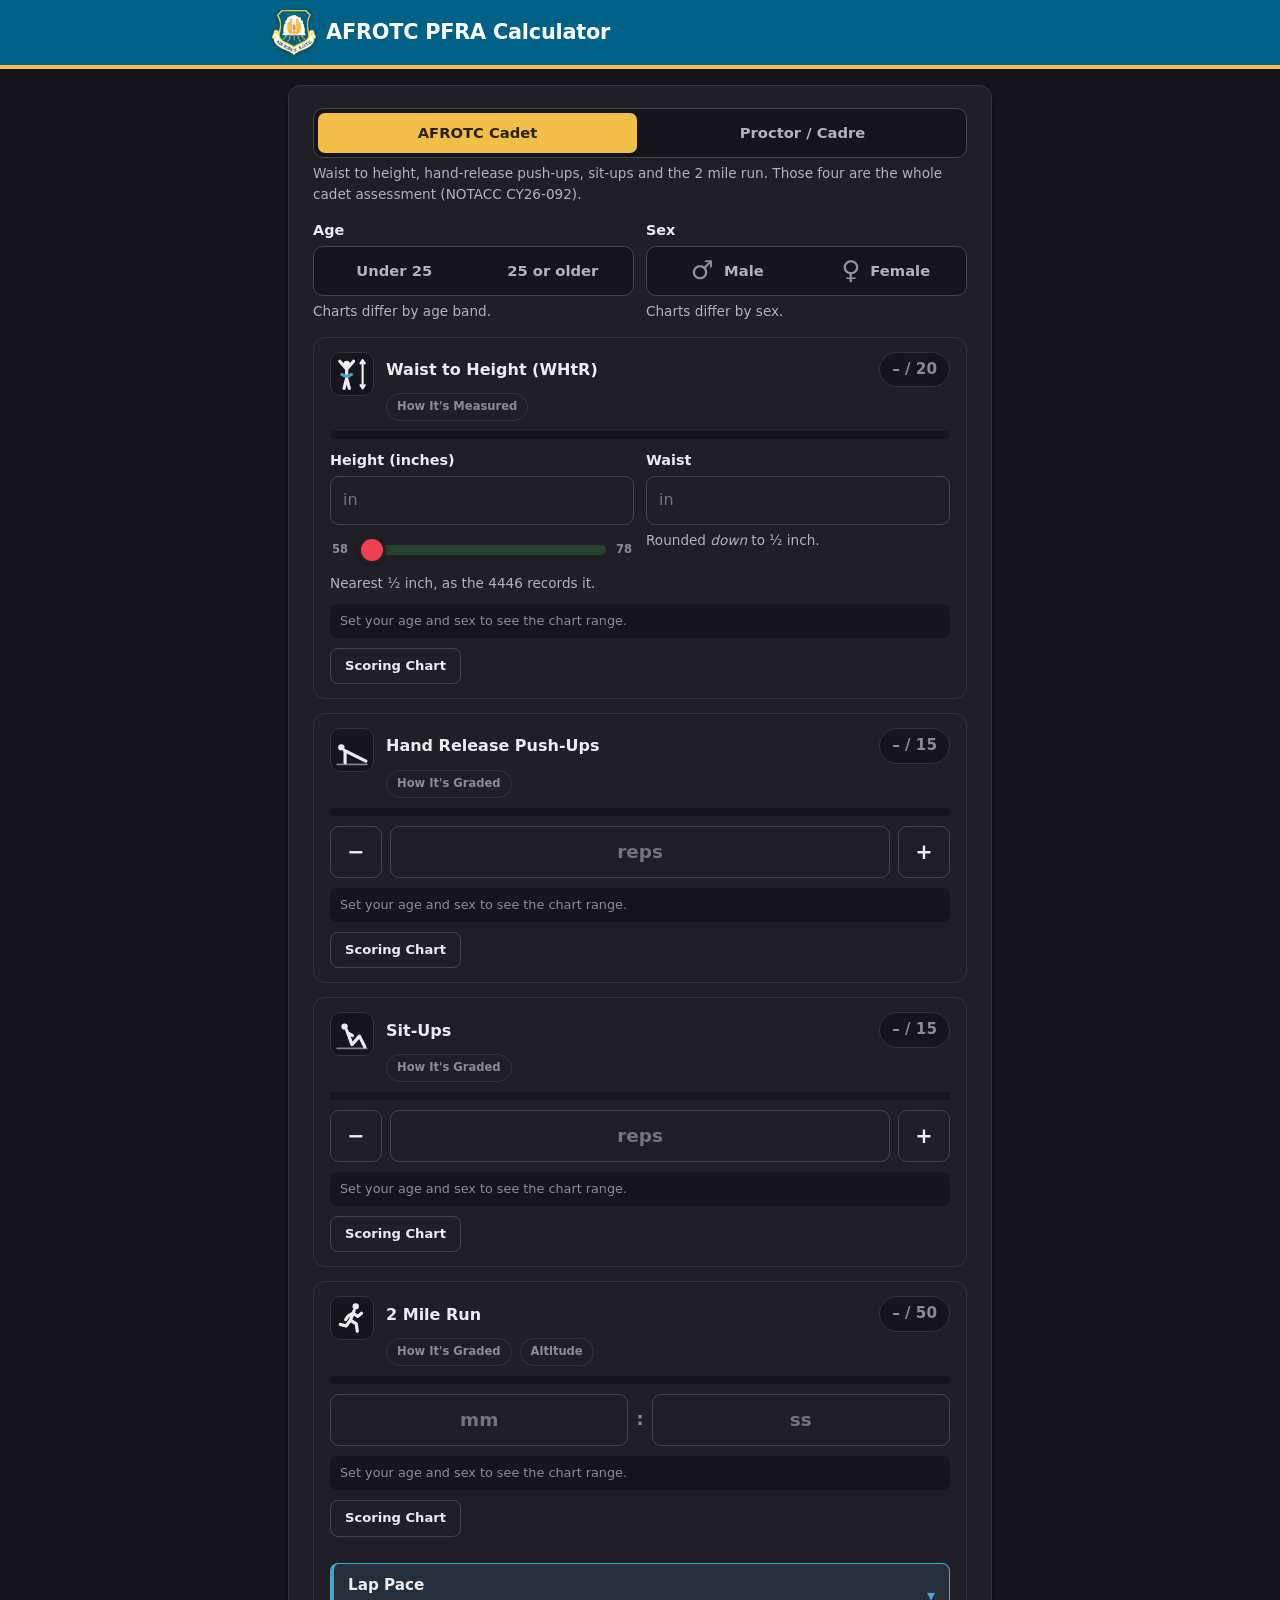
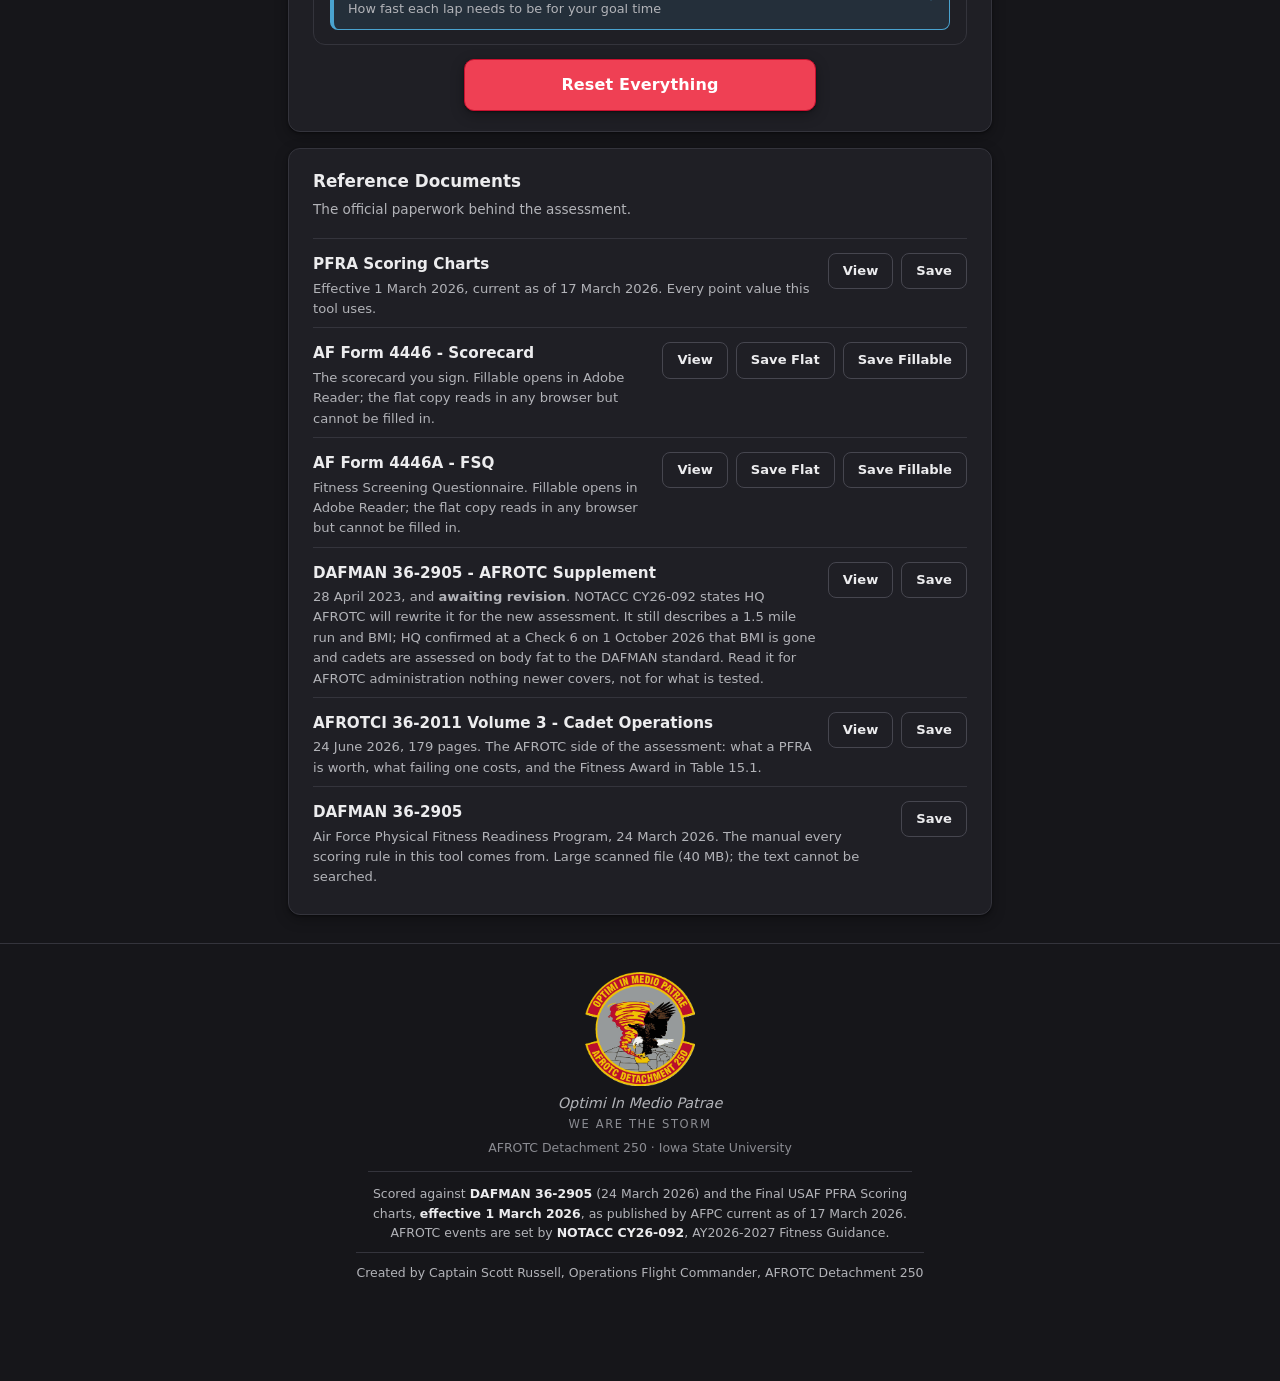
<file: index.html>
<!DOCTYPE html>
<html lang="en">
<head>
<meta charset="utf-8">
<meta name="viewport" content="width=device-width, initial-scale=1, viewport-fit=cover">
<title>AFROTC PFRA Calculator, Det 250</title>
<meta name="description" content="Unofficial PFRA score calculator for AFROTC Detachment 250 cadets at Iowa State University.">
<!-- Dark first so the browser paints scrollbars, form controls and the
     page background dark before the stylesheet arrives. -->
<meta name="color-scheme" content="dark light">
<link rel="icon" href="assets/afrotc-shield-icon.png" type="image/png" sizes="96x96">
<link rel="stylesheet" href="styles.css?v=c1401fb0cb">
</head>
<body>

<header class="masthead">
  <div class="masthead-inner">
    <div class="mark shield" role="img" aria-label="Air Force ROTC shield"></div>
    <h1>AFROTC PFRA Calculator</h1>
  </div>
</header>

<main>

  <!-- ---------------------------------------------------------------- -->
  <form id="assessment" class="card" novalidate autocomplete="off">

    <!-- Above age and sex because it frames them: the same charts, but a
         different set of things a member is allowed to do.

         No visible heading. It was "Assessing", which read wrongly once the
         second choice became Proctor / Cadre: a proctor runs the assessment
         rather than taking it. The two buttons and the line under them say
         what the switch is; the name is kept for screen readers. -->
    <div class="field" id="field-role">
      <div class="segmented" role="radiogroup" aria-label="Which view of the calculator">
        <button type="button" class="segment on" role="radio" aria-checked="true"
                data-role="cadet">AFROTC Cadet</button>
        <button type="button" class="segment" role="radio" aria-checked="false"
                data-role="cadre">Proctor / Cadre</button>
      </div>
      <!-- Cadet is the default, on load and on Reset Everything, because most
           people opening this are cadets checking their own score. Kept in step
           with ROLE_HINTS.cadet in app.js, which rewrites it on a switch. -->
      <p class="hint" id="role-hint">
        Waist to height, hand-release push-ups, sit-ups and the 2 mile run. Those
        four are the whole cadet assessment (NOTACC CY26-092).
      </p>
    </div>

    <div class="row about-row">
      <div class="field" id="field-age">
        <span class="label-text" id="age-label">Age</span>
        <div class="segmented" role="radiogroup" aria-labelledby="age-label">
          <button type="button" class="segment" role="radio" aria-checked="false"
                  data-band="under25">Under 25</button>
          <button type="button" class="segment" role="radio" aria-checked="false"
                  data-band="older">25 or older</button>
        </div>
        <p class="hint">Charts differ by age band.</p>
      </div>
      <div class="field" id="field-sex">
        <span class="label-text" id="sex-label">Sex</span>
        <div class="segmented" role="radiogroup" aria-labelledby="sex-label">
          <button type="button" class="segment" role="radio" aria-checked="false"
                  data-sex="M"><span class="sex-glyph" aria-hidden="true">♂</span> Male</button>
          <button type="button" class="segment" role="radio" aria-checked="false"
                  data-sex="F"><span class="sex-glyph" aria-hidden="true">♀</span> Female</button>
        </div>
        <p class="hint">Charts differ by sex.</p>
      </div>
    </div>

    <div class="field band-picker" id="band-picker" hidden>
      <label for="age-band">Which band?</label>
      <select id="age-band">
        <option value="">Choose your age band</option>
      </select>
    </div>

    <!-- Body composition, measured first ----------------------------- -->
    <section class="event" data-component="body_composition">
      <div class="event-head">
        <span class="event-icon" id="icon-body_composition" aria-hidden="true"></span>
        <h2>Waist to Height (WHtR)</h2>
        <div class="event-tools">
          <button type="button" class="verbiage-open" data-verbiage="body_composition"
                title="What the assessment administrator reads out">How It's Measured</button>
          <button type="button" class="exempt-toggle" data-exempt="body_composition"
                  title="Cadre and staff on profile. Not authorised for cadets."
                  hidden>Exempt</button>
        </div>
        <output class="chip" id="chip-body_composition" aria-live="polite">&ndash; / 20</output>
      </div>
      <div class="meter" id="meter-body_composition" role="progressbar"
           aria-valuemin="0" aria-valuemax="20" aria-valuenow="0"
           aria-label="Body composition points">
        <div class="meter-fill"></div>
        <div class="meter-mark" hidden></div>
      </div>
      <div class="row measure-row">
        <div class="field">
          <label for="height">Height (inches)</label>
          <input type="number" id="height" inputmode="decimal" min="36" max="90" step="0.5"
                 placeholder="in" enterkeyhint="next">
          <!-- 58 to 78 is the height axis of the waist-to-height grid on page 9
               of the scoring charts. The field itself is left wider: the ratio
               is arithmetic, not a lookup, so a height off the printed grid
               still scores. -->
          <div class="slider-row" id="slider-height">
            <span class="slider-end low">58</span>
            <input type="range" class="slider" id="slide-height" data-component="height"
                   min="58" max="78" step="0.5" value="58" aria-label="Height in inches">
            <span class="slider-end high">78</span>
          </div>
          <p class="hint" id="height-hint">Nearest &frac12; inch, as the 4446 records it.</p>
        </div>
        <div class="field">
          <label for="waist">Waist</label>
          <input type="number" id="waist" inputmode="decimal" min="16" max="70" step="0.5"
                 placeholder="in" enterkeyhint="done">
          <div class="slider-row" id="slider-body_composition" hidden>
            <span class="slider-end low" id="slider-low-body_composition"></span>
            <input type="range" class="slider" id="slide-body_composition"
                   data-component="body_composition" min="0" max="1" step="1" value="0"
                   aria-label="Waist in inches">
            <span class="slider-end high" id="slider-high-body_composition"></span>
          </div>
          <p class="hint">Rounded <em>down</em> to &frac12; inch.</p>
        </div>
      </div>
      <!-- The ratio is what the chart is read on, so it gets said out loud
           rather than left in the lookup line underneath. -->
      <div class="ratio-readout" id="ratio-readout" aria-live="polite" hidden>
        <p class="ratio-label">Waist to height ratio</p>
        <p class="ratio-value" id="ratio-value"></p>
        <p class="ratio-working" id="ratio-working"></p>
      </div>
      <p class="status-note" id="exempt-note-body_composition" hidden></p>
      <div class="range" id="range-body_composition" aria-label="Chart range"></div>
      <p class="below-minimum-note" id="row-body_composition" hidden></p>
      <div class="chart-inline" id="chart-body_composition">
        <button type="button" class="secondary small chart-toggle"
                data-chart="body_composition" aria-expanded="false"
                aria-controls="chart-body-body_composition">Scoring Chart</button>
        <div class="chart-body" id="chart-body-body_composition" hidden></div>
      </div>
    </section>

    <!-- Muscular strength --------------------------------------------- -->
    <section class="event" data-component="muscular_strength">
      <div class="event-head">
        <!-- A button in the proctor view, and the only way to change the
             exercise: tapping the picture opens the list of choices. A
             plain picture for a cadet, who has no choice to make. -->
        <button type="button" class="event-icon" id="icon-muscular_strength"
                data-swap-icon="muscular_strength" aria-controls="event-muscular_strength"
                aria-expanded="false" title="Change exercise"></button>
        <h2 id="heading-muscular_strength">Hand Release Push-Ups</h2>
        <div class="event-tools">
          <button type="button" class="verbiage-open" data-verbiage="muscular_strength"
                title="What the assessment administrator reads out">How It's Graded</button>
          <button type="button" class="exempt-toggle" data-exempt="muscular_strength"
                  title="Cadre and staff on profile. Not authorised for cadets."
                  hidden>Exempt</button>
        </div>
        <output class="chip" id="chip-muscular_strength" aria-live="polite">&ndash; / 15</output>
      </div>
      <div class="meter" id="meter-muscular_strength" role="progressbar"
           aria-valuemin="0" aria-valuemax="15" aria-valuenow="0"
           aria-label="Muscular strength points">
        <div class="meter-fill"></div>
        <div class="meter-mark" hidden></div>
      </div>
      <p class="alt-note" id="alt-muscular_strength" hidden></p>
      <div class="event-picker" id="event-muscular_strength" hidden>
        <label for="event-select-muscular_strength">Event</label>
        <select id="event-select-muscular_strength" data-component="muscular_strength">
            <option value="hand_release_pushup">Hand release push-ups</option>
            <option value="pushup">Push-ups</option>
        </select>
      </div>
      <div class="stepper">
        <button type="button" class="step" data-step="-1" data-target="hrpu"
                aria-label="One fewer push-up">&minus;</button>
        <input type="number" id="hrpu" inputmode="numeric" min="0" max="200" step="1"
               placeholder="reps" aria-label="Hand release push-up reps" enterkeyhint="next">
        <button type="button" class="step" data-step="1" data-target="hrpu"
                aria-label="One more push-up">+</button>
      </div>
      <div class="slider-row" id="slider-muscular_strength" hidden>
        <span class="slider-end low" id="slider-low-muscular_strength"></span>
        <input type="range" class="slider" id="slide-muscular_strength"
               data-component="muscular_strength" min="0" max="1" step="1" value="0"
               aria-label="Push-up reps">
        <span class="slider-end high" id="slider-high-muscular_strength"></span>
      </div>
      <p class="status-note" id="exempt-note-muscular_strength" hidden></p>
      <div class="range" id="range-muscular_strength" aria-label="Chart range"></div>
      <p class="below-minimum-note" id="row-muscular_strength" hidden></p>
      <div class="chart-inline" id="chart-muscular_strength">
        <button type="button" class="secondary small chart-toggle"
                data-chart="muscular_strength" aria-expanded="false"
                aria-controls="chart-body-muscular_strength">Scoring Chart</button>
        <div class="chart-body" id="chart-body-muscular_strength" hidden></div>
      </div>
    </section>

    <!-- Core endurance ------------------------------------------------ -->
    <section class="event" data-component="core_endurance">
      <div class="event-head">
        <!-- A button in the proctor view, and the only way to change the
             exercise: tapping the picture opens the list of choices. A
             plain picture for a cadet, who has no choice to make. -->
        <button type="button" class="event-icon" id="icon-core_endurance"
                data-swap-icon="core_endurance" aria-controls="event-core_endurance"
                aria-expanded="false" title="Change exercise"></button>
        <h2 id="heading-core_endurance">Sit-Ups</h2>
        <div class="event-tools">
          <button type="button" class="verbiage-open" data-verbiage="core_endurance"
                title="What the assessment administrator reads out">How It's Graded</button>
          <button type="button" class="exempt-toggle" data-exempt="core_endurance"
                  title="Cadre and staff on profile. Not authorised for cadets."
                  hidden>Exempt</button>
        </div>
        <output class="chip" id="chip-core_endurance" aria-live="polite">&ndash; / 15</output>
      </div>
      <div class="meter" id="meter-core_endurance" role="progressbar"
           aria-valuemin="0" aria-valuemax="15" aria-valuenow="0"
           aria-label="Core endurance points">
        <div class="meter-fill"></div>
        <div class="meter-mark" hidden></div>
      </div>
      <p class="alt-note" id="alt-core_endurance" hidden></p>
      <div class="event-picker" id="event-core_endurance" hidden>
        <label for="event-select-core_endurance">Event</label>
        <select id="event-select-core_endurance" data-component="core_endurance">
            <option value="situp">Sit-ups</option>
            <option value="cross_leg_reverse_crunch">Cross-leg reverse crunch</option>
            <option value="forearm_plank">Forearm plank</option>
        </select>
      </div>
      <div class="stepper" id="core-reps">
        <button type="button" class="step" data-step="-1" data-target="situp"
                aria-label="One fewer rep">&minus;</button>
        <input type="number" id="situp" inputmode="numeric" min="0" max="200" step="1"
               placeholder="reps" aria-label="Core endurance reps" enterkeyhint="next">
        <button type="button" class="step" data-step="1" data-target="situp"
                aria-label="One more rep">+</button>
      </div>
      <div class="time-inputs" id="core-hold" hidden>
        <input type="number" id="plank-min" inputmode="numeric" min="0" max="59" step="1"
               placeholder="mm" aria-label="Plank minutes" enterkeyhint="next">
        <span class="time-colon" aria-hidden="true">:</span>
        <input type="number" id="plank-sec" inputmode="numeric" min="0" max="59" step="1"
               placeholder="ss" aria-label="Plank seconds" enterkeyhint="next">
      </div>
      <div class="slider-row" id="slider-core_endurance" hidden>
        <span class="slider-end low" id="slider-low-core_endurance"></span>
        <input type="range" class="slider" id="slide-core_endurance"
               data-component="core_endurance" min="0" max="1" step="1" value="0"
               aria-label="Core endurance reps">
        <span class="slider-end high" id="slider-high-core_endurance"></span>
      </div>
      <p class="status-note" id="exempt-note-core_endurance" hidden></p>
      <div class="range" id="range-core_endurance" aria-label="Chart range"></div>
      <p class="below-minimum-note" id="row-core_endurance" hidden></p>
      <div class="chart-inline" id="chart-core_endurance">
        <button type="button" class="secondary small chart-toggle"
                data-chart="core_endurance" aria-expanded="false"
                aria-controls="chart-body-core_endurance">Scoring Chart</button>
        <div class="chart-body" id="chart-body-core_endurance" hidden></div>
      </div>
    </section>

    <!-- Cardiorespiratory --------------------------------------------- -->
    <section class="event" data-component="cardiorespiratory">
      <div class="event-head">
        <!-- A button in the proctor view, and the only way to change the
             exercise: tapping the picture opens the list of choices. A
             plain picture for a cadet, who has no choice to make. -->
        <button type="button" class="event-icon" id="icon-cardiorespiratory"
                data-swap-icon="cardiorespiratory" aria-controls="event-cardiorespiratory"
                aria-expanded="false" title="Change exercise"></button>
        <h2 id="heading-cardiorespiratory">2 Mile Run</h2>
        <div class="event-tools">
          <button type="button" class="verbiage-open" data-verbiage="cardiorespiratory"
                title="What the assessment administrator reads out">How It's Graded</button>
          <button type="button" class="exempt-toggle" data-exempt="cardiorespiratory"
                  title="Cadre and staff on profile. Not authorised for cadets."
                  hidden>Exempt</button>
          <button type="button" class="swap" id="altitude-toggle"
                  aria-expanded="false" aria-controls="altitude-panel"
                  title="Altitude time correction">Altitude</button>
        </div>
        <output class="chip" id="chip-cardiorespiratory" aria-live="polite">&ndash; / 50</output>
      </div>
      <div class="meter" id="meter-cardiorespiratory" role="progressbar"
           aria-valuemin="0" aria-valuemax="50" aria-valuenow="0"
           aria-label="Cardiorespiratory points">
        <div class="meter-fill"></div>
        <div class="meter-mark" hidden></div>
      </div>
      <p class="alt-note" id="alt-cardiorespiratory" hidden></p>
      <!-- A group rather than an elevation: the four blocks are what Attachment 3
           is printed as, so a cadre member picks the row they are reading. It
           also sidesteps the printed ranges overlapping at their ends. The
           options are filled from the data file so the table and this list
           cannot drift apart. -->
      <div class="event-picker" id="altitude-panel" hidden>
        <label for="altitude-group">Test altitude</label>
        <select id="altitude-group">
          <option value="">Below 5,250 ft: no correction</option>
        </select>
        <p class="hint" id="altitude-note">
          DAFMAN 36-2905 Attachment 3. No correction applies below 5,250 feet,
          and none applies at Field Training whatever the elevation (2023 AFROTC
          Supplement para 5.5.7, awaiting revision). Det 250 assesses at Ames,
          about 955 feet.
        </p>
      </div>
      <div class="event-picker" id="event-cardiorespiratory" hidden>
        <label for="event-select-cardiorespiratory">Event</label>
        <select id="event-select-cardiorespiratory" data-component="cardiorespiratory">
            <option value="run_2mile">2 mile run</option>
            <option value="hamr_20m">20 meter HAMR</option>
            <option value="walk_2km">2 kilometer walk</option>
        </select>
      </div>
      <div class="time-inputs" id="cardio-time">
        <input type="number" id="run-min" inputmode="numeric" min="0" max="59" step="1"
               placeholder="mm" aria-label="Run minutes" enterkeyhint="next">
        <span class="time-colon" aria-hidden="true">:</span>
        <input type="number" id="run-sec" inputmode="numeric" min="0" max="59" step="1"
               placeholder="ss" aria-label="Run seconds" enterkeyhint="next">
      </div>
      <div class="stepper" id="cardio-shuttles" hidden>
        <button type="button" class="step" data-step="-1" data-target="hamr"
                aria-label="One fewer shuttle">&minus;</button>
        <input type="number" id="hamr" inputmode="numeric" min="0" max="300" step="1"
               placeholder="shuttles" aria-label="HAMR shuttles" enterkeyhint="next">
        <button type="button" class="step" data-step="1" data-target="hamr"
                aria-label="One more shuttle">+</button>
      </div>
      <!-- The count is what the chart scores; the level is what the tally sheet
           records and what the beep track calls out. -->
      <p class="hint" id="hamr-level" hidden></p>
      <div class="slider-row" id="slider-cardiorespiratory" hidden>
        <span class="slider-end low" id="slider-low-cardiorespiratory"></span>
        <input type="range" class="slider" id="slide-cardiorespiratory"
               data-component="cardiorespiratory" min="0" max="1" step="1" value="0"
               aria-label="Run time">
        <span class="slider-end high" id="slider-high-cardiorespiratory"></span>
      </div>
      <div class="altitude-applied" id="altitude-applied" aria-live="polite" hidden>
        <p class="altitude-applied-tag" id="altitude-applied-tag"></p>
        <p class="altitude-applied-change">
          <span id="altitude-from"></span>
          <span class="altitude-arrow" aria-hidden="true">&rarr;</span>
          <span class="altitude-to" id="altitude-to"></span>
        </p>
        <p class="altitude-applied-detail" id="altitude-applied-detail"></p>
      </div>
      <p class="status-note" id="exempt-note-cardiorespiratory" hidden></p>
      <div class="range" id="range-cardiorespiratory" aria-label="Chart range"></div>
      <div class="document inline-doc" id="doc-hamr" hidden>
        <div class="document-head">
          <div>
            <p class="document-name">HAMR shuttle tally sheet</p>
            <p class="document-note">
              Mark an O for each shuttle completed, an X for each missed. Three
              consecutive misses ends the test.
            </p>
          </div>
          <div class="document-actions">
            <button type="button" class="secondary small view-toggle"
                    aria-expanded="false">View</button>
            <a class="secondary small doc-link" href="references/hamr-shuttle-tally.pdf"
               download>Save</a>
          </div>
        </div>
        <div class="viewer" hidden></div>
      </div>

      <!-- No View button: 9 MB of audio is a download, not something to open
           inline on a phone on cellular. -->
      <div class="document inline-doc" id="doc-hamr-audio" hidden>
        <div class="document-head">
          <div>
            <p class="document-name">HAMR pacing audio</p>
            <p class="document-note">
              The official beep track the shuttle run is paced to. 9 MB, so
              download it before test day rather than streaming it on the field.
            </p>
          </div>
          <div class="document-actions">
            <a class="secondary small doc-link" href="references/hamr-audio.m4a"
               download>Save</a>
          </div>
        </div>
        <div class="viewer" hidden></div>
      </div>
      <p class="below-minimum-note" id="row-cardiorespiratory" hidden></p>
      <div class="chart-inline" id="chart-cardiorespiratory">
        <button type="button" class="secondary small chart-toggle"
                data-chart="cardiorespiratory" aria-expanded="false"
                aria-controls="chart-body-cardiorespiratory">Scoring Chart</button>
        <div class="chart-body" id="chart-body-cardiorespiratory" hidden></div>
      </div>

      <!-- Where to put the marks ----------------------------------------
           A track is painted for the events it was built for, and a PFRA is
           not one of them: 2 miles is eight laps and 18.7 m over on a 400,
           and the 2 km walk is six laps and 200 m on a 300. Someone has to
           wheel that out before anyone runs, which is a job done at the
           track rather than at a desk, so it sits in the same section as the
           event it is for and folds away like the scoring chart.

           Shown for the run and the walk, which are the two events assessed
           on a marked course. The HAMR is run between two lines 20 m apart
           and has nothing to lay out. -->
      <div class="chart-inline" id="track-inline" hidden>
        <div class="course-toggles">
          <button type="button" class="secondary small" id="track-toggle"
                  aria-expanded="false" aria-controls="course-body">Track Layout</button>
        </div>
        <!-- The lap pace is for every member who runs, so it is a bar of its
             own rather than one more chip beside the proctor's layout. Last
             before the body, so what it opens appears directly under it. -->
        <button type="button" class="pace-bar" id="pace-toggle"
                aria-expanded="false" aria-controls="course-body">
          <span class="pace-bar-title">Lap Pace</span>
          <span class="pace-bar-hint">How fast each lap needs to be for your goal time</span>
          <span class="pace-bar-chevron" aria-hidden="true">&#9662;</span>
        </button>
        <div class="chart-body track-body" id="course-body" hidden>
          <div class="track-pickers">
            <div class="field">
              <label for="slide-track-distance">Distance</label>
              <div class="slider-row">
                <span class="slider-end low" id="track-distance-low"></span>
                <input type="range" class="slider" id="slide-track-distance"
                       min="0" max="3" step="1" value="0"
                       aria-label="Distance being run">
                <span class="slider-end high" id="track-distance-high"></span>
              </div>
              <p class="track-picked" id="track-distance-picked" aria-live="polite"></p>
            </div>
            <div class="field">
              <label for="slide-track-length">Track</label>
              <div class="slider-row">
                <!-- The end labels and the range are filled from TRACK_LENGTHS,
                     so adding a track size is a change to that list alone. -->
                <span class="slider-end low" id="track-length-low"></span>
                <input type="range" class="slider" id="slide-track-length"
                       min="0" max="2" step="1" value="2"
                       aria-label="Track size">
                <span class="slider-end high" id="track-length-high"></span>
              </div>
              <!-- A lap somebody measured themselves. Filling it takes over
                   from the slider; moving the slider hands control back. -->
              <div class="custom-lap">
                <label for="custom-lap">or a measured lap</label>
                <input type="number" id="custom-lap" inputmode="decimal" min="50" max="1000"
                       step="1" placeholder="m" aria-label="Measured lap length">
                <!-- A measuring wheel counts in feet, so the reading often
                     arrives that way. The unit says what the number means; it
                     does not convert what is already typed. -->
                <select id="custom-lap-unit" aria-label="Units of the measured lap">
                  <option value="m">m</option>
                  <option value="ft">ft</option>
                </select>
              </div>
              <p class="track-picked" id="track-length-picked" aria-live="polite"></p>
            </div>
          </div>

          <div id="pace-section" hidden>
          <!-- Lap pace: what a member wants. Marking the track is what the
               person running the assessment wants. They share the distance
               and the lap above, because a split is only a number once you
               know how long a lap is and how many of them there are, but they
               are opened separately because they are for different people. -->
          <div class="pace">
            <div class="field pace-field">
              <label for="pace-min">Pace for a finishing time of</label>
              <div class="time-inputs">
                <input type="number" id="pace-min" inputmode="numeric" min="0" max="59"
                       step="1" placeholder="mm" aria-label="Target minutes">
                <span class="time-colon" aria-hidden="true">:</span>
                <input type="number" id="pace-sec" inputmode="numeric" min="0" max="59"
                       step="1" placeholder="ss" aria-label="Target seconds">
              </div>
              <!-- Ends come from the chart, so the track has to know the sex
                   and age band before it can draw them. A time outside them
                   is still typed in: the handle pins and the pace is worked
                   out from what was typed, as the scoring sliders do. -->
              <div class="slider-row" id="slider-pace" hidden>
                <span class="slider-end low" id="pace-low"></span>
                <input type="range" class="slider" id="slide-pace" data-component="pace"
                       min="0" max="1" step="1" value="0"
                       aria-label="Target finishing time">
                <span class="slider-end high" id="pace-high"></span>
              </div>
            </div>
            <div class="pace-readout" id="pace-readout" hidden>
              <p class="pace-label">Every lap</p>
              <p class="pace-value" id="pace-lap"></p>
              <p class="pace-working" id="pace-working"></p>
              <p class="pace-partial" id="pace-partial" hidden></p>
            </div>
            <!-- Where the odd first stretch is. Simpler than the layout below:
                 one start, one finish, and the part lap between them. -->
            <div class="track-figure pace-figure" id="pace-figure"></div>
          </div>
          </div>
          <div id="track-section" hidden>
          <div class="track-figure" id="track-figure"></div>
          <div class="track-groups" id="track-groups"></div>
          <p class="hint" id="track-note"></p>

          <!-- The person marking the track is outside with a wheel, not at a
               screen. This prints the layout on its own sheet: the result
               record and this are two different documents and only one of them
               goes out at a time, which is what body.printing-track decides. -->
          <button type="button" class="secondary small" id="print-track">Print Layout</button>
          </div>
        </div>
      </div>
      <!-- Only the run and the walk: those are the events a member can leave
           part-way through. Stopping early on push-ups or sit-ups is just a
           lower count, which is what the verbiage says happens. -->
      <button type="button" class="not-done" id="dnf-run"
              data-status-for="run" hidden>Did Not Finish</button>
      <p class="status-note" id="status-run" hidden></p>
    </section>

    <!-- Secondary body fat assessment ---------------------------------------
         Last, because it is the last thing that happens. DAFMAN 36-2905 para
         3.15.4.7 calls for a BFA only when the waist to height ratio is 0.55
         or higher AND the member is not meeting PFRA standards, and whether
         they are meeting them is not known until all four components have been
         assessed. Sitting under the waist field it read as a fifth measurement
         of body composition; sitting here it reads as what it is, a step taken
         after the assessment on the strength of the whole result.

         Para 3.7.2 makes passing it exempt the body composition component,
         which changes the composite, so it belongs in the calculator rather
         than in a footnote. The panel stays out of the way until the ratio
         reaches 0.55, which is the earliest point at which any of it applies. -->
    <div class="bfa" id="bfa" hidden>
      <!-- Every other block in the form is titled, and this one now sits
           among them rather than inside one, so it is titled too. -->
      <h2 class="bfa-title">Secondary Body Fat Assessment</h2>
      <p class="bfa-trigger" id="bfa-trigger"></p>
      <!-- Para 3.15.4.7 needs both a ratio of 0.55 or higher and an assessment
           that does not meet standards, so the measurement fields only open
           when both hold. This is the way in for anyone who wants the number
           anyway: a cadre member counselling a cadet who passed this time, or
           a diagnostic run. -->
      <button type="button" class="bfa-optional" id="bfa-optional" hidden></button>
      <div class="bfa-body" id="bfa-body" hidden>
        <!-- Tape first and tape by default: para 3.15.4.7 prefers the InBody
             where one is available, but a detachment assessment is run with a
             tape in hand far more often than beside a scale, so the method
             that is actually used is the one that does not need selecting. -->
        <div class="bfa-methods" role="group" aria-label="Body fat assessment method">
          <button type="button" class="bfa-method on" data-bfa-method="tape">Tape</button>
          <button type="button" class="bfa-method" data-bfa-method="scale">InBody Scale</button>
        </div>
        <p class="hint" id="bfa-method-hint"></p>

        <div class="row bfa-fields" id="bfa-fields-scale" hidden>
          <div class="field">
            <label for="bfa-percent">Body Fat (percent)</label>
            <input type="number" id="bfa-percent" inputmode="decimal" min="0" max="75"
                   step="0.1" placeholder="%">
            <!-- The field runs 0 to 75 because a scale will report whatever it
                 reports; the track is narrowed to the range a reading actually
                 falls in, the same way the height track is narrowed to the
                 chart's own grid. A reading outside it pins the handle. -->
            <div class="slider-row">
              <span class="slider-end low">5</span>
              <input type="range" class="slider" id="slide-bfa-percent"
                     data-bfa-slider="bfa-percent" min="5" max="50" step="0.1" value="5"
                     aria-label="Body fat percent">
              <span class="slider-end high">50</span>
            </div>
            <p class="hint">As the scale reports it.</p>
          </div>
        </div>

        <div class="row bfa-fields" id="bfa-fields-tape">
          <div class="field">
            <label for="bfa-neck">Neck</label>
            <input type="number" id="bfa-neck" inputmode="decimal" min="8" max="30"
                   step="0.25" placeholder="in">
            <div class="slider-row">
              <span class="slider-end low">11</span>
              <input type="range" class="slider" id="slide-bfa-neck"
                     data-bfa-slider="bfa-neck" min="11" max="23" step="0.25" value="11"
                     aria-label="Neck in inches">
              <span class="slider-end high">23</span>
            </div>
            <p class="hint">Rounded <em>up</em> to &frac14; inch.</p>
          </div>
          <div class="field" id="bfa-field-abdomen">
            <label for="bfa-abdomen">Abdomen</label>
            <input type="number" id="bfa-abdomen" inputmode="decimal" min="16" max="80"
                   step="0.25" placeholder="in">
            <div class="slider-row">
              <span class="slider-end low">26</span>
              <input type="range" class="slider" id="slide-bfa-abdomen"
                     data-bfa-slider="bfa-abdomen" min="26" max="54" step="0.25" value="26"
                     aria-label="Abdomen in inches">
              <span class="slider-end high">54</span>
            </div>
            <p class="hint">At the navel. Rounded <em>down</em>.</p>
          </div>
          <div class="field" id="bfa-field-waist" hidden>
            <label for="bfa-waist">Natural Waist</label>
            <input type="number" id="bfa-waist" inputmode="decimal" min="16" max="80"
                   step="0.25" placeholder="in">
            <div class="slider-row">
              <span class="slider-end low">22</span>
              <input type="range" class="slider" id="slide-bfa-waist"
                     data-bfa-slider="bfa-waist" min="22" max="50" step="0.25" value="22"
                     aria-label="Natural waist in inches">
              <span class="slider-end high">50</span>
            </div>
            <p class="hint">Narrowest point. Rounded <em>down</em>.</p>
          </div>
          <div class="field" id="bfa-field-buttocks" hidden>
            <label for="bfa-buttocks">Buttocks</label>
            <input type="number" id="bfa-buttocks" inputmode="decimal" min="20" max="90"
                   step="0.25" placeholder="in">
            <div class="slider-row">
              <span class="slider-end low">30</span>
              <input type="range" class="slider" id="slide-bfa-buttocks"
                     data-bfa-slider="bfa-buttocks" min="30" max="58" step="0.25" value="30"
                     aria-label="Buttocks in inches">
              <span class="slider-end high">58</span>
            </div>
            <p class="hint">Widest point. Rounded <em>down</em>.</p>
          </div>
        </div>

        <div class="bfa-result" id="bfa-result" hidden>
          <p class="bfa-verdict" id="bfa-verdict"></p>
          <p class="bfa-working" id="bfa-working"></p>
        </div>
        <p class="bfa-note" id="bfa-note" hidden></p>
        <button type="button" class="bfa-apply" id="bfa-apply" hidden></button>
      </div>
    </div>

    <div class="form-footer">
      <button type="button" class="reset-button" id="reset-all"
              title="Puts the whole page back to how it loads.">Reset Everything</button>
    </div>
  </form>

  <!-- ---------------------------------------------------------------- -->
  <section id="results" class="results" hidden>

    <p class="print-only print-caveat">
      Official scores come from the Fitness Assessment Cell and the UFPM or MFL who
      administers the assessment.
    </p>

    <div class="card scoreboard" id="scoreboard">
      <p class="scoreboard-label">Composite</p>
      <p class="composite" id="composite">&ndash;</p>
      <p class="verdict" id="verdict"></p>
      <p class="band" id="band"></p>
      <div class="meter meter-composite" id="meter-composite" role="progressbar"
           aria-valuemin="0" aria-valuemax="100" aria-valuenow="0"
           aria-label="Composite score">
        <div class="meter-fill"></div>
        <div class="meter-mark" hidden></div>
      </div>
      <p class="meter-legend" id="meter-legend"></p>
      <!-- Where the composite came from, under the number it adds up to. Each
           component's points are also on its own card, but on a phone those
           cards are several screens above this one. A row takes you back to
           its card. Screen only: the printed sheet has its own table. -->
      <ul class="breakdown" id="breakdown" aria-label="Points by component"></ul>
      <!-- Only on an assessment with a component exempt. Two things about such
           a composite are not readable off the number: it was divided by
           something other than 100, and it cannot be rated Excellent. Both are
           said here, next to the number, rather than left to the reference
           list at the bottom of the page. -->
      <div class="exempt-explainer" id="exempt-explainer" hidden>
        <p class="exempt-headline" id="exempt-headline"></p>
        <p class="exempt-math" id="exempt-math"></p>
        <p class="exempt-cap" id="exempt-cap"></p>
      </div>
      <p class="award-line" id="award-line" hidden></p>
      <p class="gap-line" id="gap-line" hidden></p>
    </div>

    <!-- Screen only. The printed page is reached through this rather than
         through the browser's own menu, because a cadet on a phone will not
         find that menu and the result is the thing worth keeping. -->
    <div class="result-actions">
      <button type="button" class="secondary" id="print-result">Print Result</button>
      <!-- The tool keeps nothing, so a link is the only way to hand a result to
           anyone. Everything needed to rebuild it travels in the address; the
           only copy is the one the member chooses to send. -->
      <button type="button" class="secondary" id="share-result">Copy Link</button>
      <p class="hint" id="share-note" hidden></p>
    </div>

    <!-- Paper only, and built by renderPrintSummary().
         On screen each component's measurement is in its own field and its
         score in its own chip, spread down a form that print drops. On paper
         there is no form, so the scoreboard would be a composite with nothing
         behind it. This is that: what was entered and what it earned, four
         rows, in the order the components are assessed. -->
    <div class="print-only print-summary" id="print-summary"></div>

    <div class="card failures" id="failures" hidden>
      <h2>Why This Is Unsatisfactory</h2>
      <ul id="failure-list"></ul>
    </div>

    <div class="card" id="warnings-card" hidden>
      <h2>Worth Knowing</h2>
      <ul id="warning-list"></ul>
    </div>

    <!-- Paper only, and built by renderPrintPace(): the average lap of the
         run or walk that was recorded, so the split goes back to the track.
         After the failures and warnings rather than under the component
         table: why a result failed belongs next to it, and a pace is the
         thing that can go over onto a second sheet if anything has to. -->
    <div class="print-only print-pace" id="print-pace"></div>

    <div class="card" id="aim-card">
      <h2>Aim for a Score</h2>
      <p class="card-intro">Enter a composite you want and see what reaches it.</p>
      <div class="row target-row">
        <div class="field">
          <label for="target">Target composite</label>
          <input type="number" id="target" inputmode="decimal" min="0" max="100" step="0.5"
                 value="75">
          <!-- Says why the box holds the number it does, until the member types
               their own. -->
          <p class="hint" id="target-why" hidden></p>
        </div>
        <button type="button" class="secondary" id="plan-button">Show me how</button>
      </div>
      <p class="error" id="target-error" hidden></p>
      <div id="target-plans"></div>
    </div>

    <details class="card foldable">
      <summary>
        <h2>The Rules Behind These Numbers</h2>
        <span class="summary-hint">DAFMAN 36-2905 and NOTACC CY26-092</span>
      </summary>
      <div id="reference-list"></div>
    </details>

  </section>

  <!-- ---------------------------------------------------------------- -->
  <!-- The track layout as its own printed sheet. Never on screen: it is a
       second copy of what the panel in the form already shows, and it exists
       out here because print drops that form whole. renderTrackPrint() fills
       it from the same plan the panel is drawn from. -->
  <section class="track-sheet" id="track-print" hidden aria-hidden="true"></section>

  <!-- ---------------------------------------------------------------- -->
  <!-- Folded away by default. It is worth knowing once, not reading every
       time a score is worked out, and none of it changes the arithmetic. -->
  <section class="card" id="proctor-card">
    <details class="pretest">
      <summary>
        <span class="pretest-title">PFRA Proctor Details</span>
      </summary>

      <div class="pretest-item">
        <h3>An AED has to be there</h3>
        <p>
          Official assessments and PT are run with an automated external
          defibrillator present, inside the building or within 100 feet,
          and it stays on site until everyone has left the area. If there is no
          AED, the assessment does not run.
        </p>
        <p class="pretest-cite">AFROTCI 36-2011 V3, para 10.6.2, citing DAFMAN 36-2905</p>
      </div>

      <div class="pretest-item">
        <h3>How the day runs</h3>
        <p>
          The Fitness Screening Questionnaire is completed before anything else,
          and may be re-accomplished if something has changed since. On a cadet's
          FSQ, questions 2 and 3 do not apply: cadets are not sickle cell tested
          until their first duty station. All three physical components are done
          inside a <strong>3 hour window</strong> on the same day. Up to a
          <strong>3 minute warm-up</strong> is allowed before the run, the HAMR
          or the walk.
        </p>
        <p>
          Body composition may be measured separately from the rest, by
          <strong>no more than 5 duty days</strong>. Outside that window the
          assessment counts as a did-not-finish and has to be done again.
        </p>
        <p class="pretest-cite">
          DAFMAN 36-2905 paras 3.15.9, 3.4.3 and Attachment 2. The 2023 AFROTC
          Supplement says 3 days, but it predates this assessment and HQ AFROTC
          has said it will be revised.
        </p>
      </div>

      <div class="pretest-item">
        <h3>If you are on a medical restriction</h3>
        <p>
          Cadets are deferred from the assessment while on Medical Restriction
          Status. On release there is a <strong>42 day reconditioning
          period</strong>, and you cannot be made to test during it, though
          you may choose to, in which case the assessment counts. The
          requirement is to pass no later than the <strong>60th calendar
          day</strong> after removal from MRS.
        </p>
        <p class="pretest-cite">AFROTCI 36-2011 V3, paras 8.7.2 and 8.7.2.1</p>
      </div>

      <div class="pretest-item">
        <h3>Before the assessment can be official</h3>
        <p>
          The 2 mile run course has to be measured and certified with a
          measuring wheel first, or in coordination with the university. A
          sports physical is valid for <strong>one calendar year</strong> from
          the date of examination.
        </p>
        <p class="pretest-cite">NOTACC CY26-092, AY2026-2027 Fitness Guidance</p>
      </div>

      <div class="pretest-item">
        <h3>After an Unsatisfactory</h3>
        <p>
          A cadet has <strong>42 days</strong> before being required to test
          again. You may choose to retest inside that window, but cadre must
          counsel you first that it counts as an official assessment and that
          you are giving up the 42 days.
        </p>
        <p class="pretest-cite">
          AFROTC Supplement para 5.5.1.4, from the 2023 supplement, which is
          awaiting revision. Nothing newer replaces it.
        </p>
      </div>

      <p class="pretest-footer">
        A summary, not a substitute. In order: NOTACC CY26-092, then AFROTCI
        36-2011 V3, then DAFMAN 36-2905. The 2023 AFROTC Supplement is awaiting
        revision and is last, not first. All of them are below.
      </p>
    </details>
  </section>

  <!-- ---------------------------------------------------------------- -->
  <section class="card documents">
    <h2>Reference Documents</h2>
    <p class="card-intro">The official paperwork behind the assessment.</p>

    <div class="document">
      <div class="document-head">
        <div>
          <p class="document-name">PFRA Scoring Charts</p>
          <p class="document-note">
            Effective 1 March 2026, current as of 17 March 2026. Every point value
            this tool uses.
          </p>
        </div>
        <div class="document-actions">
          <button type="button" class="secondary small view-toggle"
                  aria-expanded="false">View</button>
          <a class="secondary small doc-link" href="references/pfra-scoring-charts.pdf"
             download>Save</a>
        </div>
      </div>
      <div class="viewer" hidden></div>
    </div>

    <div class="document">
      <div class="document-head">
        <div>
          <p class="document-name">AF Form 4446 - Scorecard</p>
          <p class="document-note">The scorecard you sign.</p>
        </div>
        <div class="document-actions">
          <button type="button" class="secondary small view-toggle" aria-expanded="false"
                  hidden>View</button>
          <a class="secondary small doc-flat" href="references/af-form-4446-flat.pdf"
             download hidden>Save Flat</a>
          <a class="secondary small doc-link" href="references/af-form-4446.pdf"
             download>Save Fillable</a>
        </div>
      </div>
      <div class="viewer" hidden></div>
    </div>

    <div class="document">
      <div class="document-head">
        <div>
          <p class="document-name">AF Form 4446A - FSQ</p>
          <p class="document-note">Fitness Screening Questionnaire.</p>
        </div>
        <div class="document-actions">
          <button type="button" class="secondary small view-toggle" aria-expanded="false"
                  hidden>View</button>
          <a class="secondary small doc-flat" href="references/af-form-4446a-fsq-flat.pdf"
             download hidden>Save Flat</a>
          <a class="secondary small doc-link" href="references/af-form-4446a-fsq.pdf"
             download>Save Fillable</a>
        </div>
      </div>
      <div class="viewer" hidden></div>
    </div>

    <div class="document">
      <div class="document-head">
        <div>
          <p class="document-name">DAFMAN 36-2905 - AFROTC Supplement</p>
          <p class="document-note">
            28 April 2023, and <strong>awaiting revision</strong>. NOTACC
            CY26-092 states HQ AFROTC will rewrite it for the new assessment. It
            still describes a 1.5 mile run and BMI; HQ confirmed at a Check 6 on
            1 October 2026 that BMI is gone and cadets are assessed on body fat
            to the DAFMAN standard. Read it for AFROTC administration nothing
            newer covers, not for what is tested.
          </p>
        </div>
        <div class="document-actions">
          <button type="button" class="secondary small view-toggle"
                  aria-expanded="false">View</button>
          <a class="secondary small doc-link" href="references/dafman-36-2905-afrotcsup.pdf"
             download>Save</a>
        </div>
      </div>
      <div class="viewer" hidden></div>
    </div>

    <div class="document">
      <div class="document-head">
        <div>
          <p class="document-name">AFROTCI 36-2011 Volume 3 - Cadet Operations</p>
          <p class="document-note">
            24 June 2026, 179 pages. The AFROTC side of the assessment: what a
            PFRA is worth, what failing one costs, and the Fitness Award in
            Table 15.1.
          </p>
        </div>
        <div class="document-actions">
          <button type="button" class="secondary small view-toggle"
                  aria-expanded="false">View</button>
          <a class="secondary small doc-link" href="references/afrotci-36-2011v3.pdf"
             download>Save</a>
        </div>
      </div>
      <div class="viewer" hidden></div>
    </div>

    <!-- No View button: this is a 116 page scan with no text layer, and the
         file is not linearised, so a browser has to pull all 40 MB before it
         can draw page one. On a phone on cellular that is a trap, so the only
         action is a deliberate download. -->
    <div class="document">
      <div class="document-head">
        <div>
          <p class="document-name">DAFMAN 36-2905</p>
          <p class="document-note">
            Air Force Physical Fitness Readiness Program, 24 March 2026. The manual
            every scoring rule in this tool comes from. Large scanned file (40 MB);
            the text cannot be searched.
          </p>
        </div>
        <div class="document-actions">
          <a class="secondary small doc-link" href="references/dafman-36-2905.pdf"
             download>Save</a>
        </div>
      </div>
      <div class="viewer" hidden></div>
    </div>
  </section>

</main>

<!-- Filled by app.js when a Verbiage button is pressed. A native <dialog> so
     Escape closes it, focus is trapped, and the page behind it is inert without
     any of that being written here. -->
<dialog id="verbiage" class="verbiage" aria-labelledby="verbiage-title">
  <form method="dialog" class="verbiage-head">
    <h2 id="verbiage-title"></h2>
    <button class="secondary small" value="close" autofocus>Close</button>
  </form>
  <p class="verbiage-direction" id="verbiage-direction" hidden></p>
  <div id="verbiage-body"></div>
  <p class="verbiage-source" id="verbiage-source"></p>
</dialog>

<!-- Running total, always in reach on a phone -------------------------- -->
<div class="tally" id="tally" hidden>
  <button type="button" class="tally-inner" id="tally-button">
    <span class="tally-score" id="tally-score">&ndash;</span>
    <span class="tally-text" id="tally-text">Fill in your numbers</span>
    <span class="tally-go" aria-hidden="true">&#8595;</span>
  </button>
</div>

<footer>
  <div class="footer-patch patch" aria-hidden="true"></div>
  <p class="motto">Optimi In Medio Patrae</p>
  <p class="tagline">We Are The Storm</p>
  <p class="footer-note">AFROTC Detachment 250 &middot; Iowa State University</p>

  <p class="source-line">
    Scored against <strong>DAFMAN 36-2905</strong> (24 March 2026) and the Final USAF PFRA
    Scoring charts, <strong>effective 1 March 2026</strong>, as published by AFPC
    current as of 17 March 2026. AFROTC events are set by
    <strong>NOTACC CY26-092</strong>, AY2026-2027 Fitness Guidance.
  </p>

  <p class="created-by">Created by Captain Scott Russell, Operations Flight Commander, AFROTC Detachment 250</p>
</footer>

<script type="module" src="app.js?v=c1401fb0cb"></script>
</body>
</html>
</file>
<file: styles.css>
/* AFROTC PFRA Calculator, Det 250
 *
 * Iowa State cardinal and gold. Mobile first: a cadet opens this on a phone,
 * often standing outside right after PT, so type stays large, targets stay big,
 * and nothing depends on hover.
 */

/* Dark is the default, not a preference the browser is asked about.
 *
 * This used to follow prefers-color-scheme, which meant the same URL opened
 * dark in one window and light in a private one on the same machine, because
 * the browser reports its own setting there. The dark palette is the one the
 * detachment wanted, so it is simply the palette. Light is still here, under
 * an explicit data-theme="light", if a toggle is ever wanted; nothing sets it
 * today. Printing is unaffected: the print block forces its own light-on-white
 * palette and outranks both of these.
 */
:root {
  /* The lap pace bar. Lifted from the shield blue so it reads on the dark
   * card; the light palette uses the shield blue as it is. */
  --pace-accent: #4aa3cf;
  --pace-bg: #4aa3cf1f;

  /* Iowa State University brand, lifted for a dark background */
  --cardinal: #ef4054;
  --cardinal-dark: #c8102e;
  --gold: #f1be48;
  --gold-deep: #caa042;

  --ink: #ececee;
  --ink-soft: #b2b3b8;
  --ink-faint: #8b8c92;
  --page: #16161a;
  --surface: #1f1f25;
  --line: #34343c;
  --line-strong: #46464f;

  --pass: #5cc98d;
  --pass-bg: #16302280;
  --fail: #ff8a80;
  --fail-bg: #3a1b1880;
  --warn-bg: #3a2f1580;
  --track-fail: #4a2624;
  --track-pass: #23422f;
  /* The running surface in the track layout diagram. Named for the oval to
   * keep it clear of --track-pass/--track-fail, which shade slider tracks. */
  --oval-surface: #6d3a2e;

  --radius: 12px;
  --gutter: 16px;
  --measure: 46rem;

  --shadow: 0 1px 2px rgba(0, 0, 0, .4), 0 4px 14px rgba(0, 0, 0, .3);

  /* The patch appears twice, masthead and footer. Holding it in one custom
   * property means the offline build inlines the image once instead of twice. */
  --patch: url("assets/det250-patch.png");
  --shield: url("assets/afrotc-shield.png");

  /* The shield's own colours, sampled from the artwork rather than guessed,
   * so the bar it sits on is the blue it is drawn in. */
  --af-blue: #006186;
  --af-blue-deep: #004d6b;
}

.patch {
  background: center / contain no-repeat var(--patch);
}

.shield {
  background: center / contain no-repeat var(--shield);
}

/* The light palette, kept whole and unused. Set data-theme="light" on <html>
 * to get it back. */
:root[data-theme="light"] {
  --pace-accent: #006186;
  --pace-bg: #0061861a;
  --cardinal: #c8102e;
  --cardinal-dark: #9c0c24;

  --ink: #1b1b1d;
  --ink-soft: #55565a;
  --ink-faint: #7c7d82;
  --page: #f4f4f2;
  --surface: #ffffff;
  --line: #dededa;
  --line-strong: #c3c3bd;

  --pass: #1d7a4c;
  --pass-bg: #e6f4ec;
  --fail: #b3261e;
  --fail-bg: #fdecea;
  --warn-bg: #fff6e0;
  --track-fail: #f2cdc9;
  --track-pass: #c9dfd2;
  --oval-surface: #c97f68;

  --shadow: 0 1px 2px rgba(0, 0, 0, .06), 0 4px 14px rgba(0, 0, 0, .05);
}

* { box-sizing: border-box; }

/* The browser's own [hidden] rule is a plain element style, so any class that
 * sets display beats it. Several here do (.field, .results). Without this,
 * hidden="" silently stops working and panels meant to stay out of sight are
 * on screen from the first paint. */
[hidden] { display: none !important; }

body {
  margin: 0;
  background: var(--page);
  color: var(--ink);
  font: 16px/1.55 system-ui, -apple-system, "Segoe UI", Roboto, sans-serif;
  -webkit-text-size-adjust: 100%;
}

h1, h2, h3 { line-height: 1.2; margin: 0; font-weight: 700; }
p { margin: 0; }
ul { margin: 0; padding-left: 1.1em; }
li + li { margin-top: .5em; }

main {
  max-width: var(--measure);
  margin: 0 auto;
  padding: var(--gutter) var(--gutter) 28px;
  display: grid;
  gap: var(--gutter);
}

/* --- masthead ----------------------------------------------------------- */

/* Deliberately small: the tool is the point, so the masthead is a name badge
 * rather than a banner. The detachment line, motto and citations live in the
 * footer, where they are read once rather than scrolled past every time. */
/* Air Force blue rather than Iowa State cardinal: the assessment is the same
 * one across AFROTC, and a detachment's colours on the banner made the tool
 * look like it was only for that detachment. The Det 250 patch stays in the
 * footer, where the attribution is. */
.masthead {
  background: var(--af-blue);
  color: #fff;
  padding: 10px var(--gutter);
  border-bottom: 4px solid var(--gold);
}

.masthead-inner {
  max-width: var(--measure);
  margin: 0 auto;
  display: flex;
  align-items: center;
  gap: 10px;
}

/* The shield carries its own gold border, so it needs no halo to separate it
 * from the blue bar; a faint dark shadow just lifts it off. */
.mark {
  flex: 0 0 auto;
  width: 38px;
  height: 39px;
  filter: drop-shadow(0 1px 2px rgba(0, 0, 0, .35));
}

.masthead h1 { font-size: 1.15rem; letter-spacing: -.01em; }

.tagline {
  font-size: .72rem;
  letter-spacing: .14em;
  text-transform: uppercase;
  color: var(--ink-faint);
  margin-top: 2px;
}

/* In the footer now, so it is styled for paper-coloured background. */
.source-line {
  max-width: 34rem;
  margin: 14px auto 0;
  padding-top: 12px;
  border-top: 1px solid var(--line);
  font-size: .78rem;
  color: var(--ink-soft);
}
.source-line strong { color: var(--ink); }

/* --- cards -------------------------------------------------------------- */

.card {
  background: var(--surface);
  border: 1px solid var(--line);
  border-radius: var(--radius);
  padding: 18px var(--gutter);
  box-shadow: var(--shadow);
}

.card > h2 {
  font-size: 1.05rem;
  margin-bottom: 4px;
}

.card-intro, .hint {
  color: var(--ink-soft);
  font-size: .85rem;
}
.card-intro { margin-bottom: 14px; }

/* --- fields ------------------------------------------------------------- */

.row {
  display: grid;
  grid-template-columns: 1fr 1fr;
  gap: 12px;
}

.field { display: grid; gap: 5px; align-content: start; }

label {
  font-weight: 600;
  font-size: .9rem;
}

input[type="number"], select {
  font: inherit;
  color: var(--ink);
  background: var(--surface);
  border: 1px solid var(--line-strong);
  border-radius: 9px;
  padding: 11px 12px;
  width: 100%;
  min-height: 46px;
}

input[type="number"] { appearance: textfield; -moz-appearance: textfield; }
input[type="number"]::-webkit-outer-spin-button,
input[type="number"]::-webkit-inner-spin-button { -webkit-appearance: none; margin: 0; }

input:focus-visible, select:focus-visible, button:focus-visible, summary:focus-visible {
  outline: 3px solid var(--gold);
  outline-offset: 2px;
}

input:disabled {
  background: var(--page);
  color: var(--ink-faint);
  cursor: not-allowed;
}

.error {
  color: var(--fail);
  font-size: .85rem;
  font-weight: 600;
}

button {
  font: inherit;
  font-weight: 700;
  border-radius: 10px;
  min-height: 50px;
  padding: 12px 18px;
  cursor: pointer;
  border: 1px solid transparent;
}

button.secondary {
  background: var(--surface);
  color: var(--ink);
  border-color: var(--line-strong);
  align-self: end;
}
button.secondary:hover { border-color: var(--cardinal); color: var(--cardinal); }

.form-footer {
  display: grid;
  gap: 10px;
  justify-items: center;
}

/* Reset throws away everything that has been typed, so it does not pretend to
 * be a quiet secondary control. Cardinal and full width: easy to find on
 * purpose, and unmistakable enough that nobody hits it by accident thinking it
 * clears one field. */
.reset-button {
  width: 100%;
  max-width: 22rem;
  min-height: 52px;
  padding: 12px 24px;
  border: 1px solid var(--cardinal-dark);
  border-radius: 10px;
  background: var(--cardinal);
  color: #fff;
  font-size: 1rem;
  font-weight: 700;
  letter-spacing: .01em;
  box-shadow: var(--shadow);
  transition: background .15s ease;
}
.reset-button:hover { background: var(--cardinal-dark); }
.reset-button:focus-visible { outline: 3px solid var(--gold); outline-offset: 2px; }

/* --- form --------------------------------------------------------------- */

form.card { display: grid; gap: 14px; padding-bottom: 20px; }

.label-text { font-weight: 600; font-size: .9rem; }

.about-row { align-items: start; }

/* Sex: one tap, no picker to open. */
.segmented {
  display: grid;
  grid-template-columns: 1fr 1fr;
  gap: 6px;
  background: var(--page);
  border: 1px solid var(--line-strong);
  border-radius: 10px;
  padding: 4px;
}

.segment {
  min-height: 40px;
  padding: 8px 6px;
  border-radius: 7px;
  background: transparent;
  color: var(--ink-soft);
  font-weight: 700;
  font-size: .92rem;
  border: none;
  transition: background .15s ease, color .15s ease;
}
/* Gold rather than cardinal: these two answers are settings, not scores, and
 * cardinal is what the tool uses to mean "attention here". Dark ink is fixed
 * rather than --ink because gold does not change between themes. */
/* Mars and Venus sit slightly large next to the word, and a touch lighter so
 * the label still leads. Decorative: the word is what is read out. */
.sex-glyph {
  /* Big enough to read as a symbol rather than as punctuation, but capped so
   * the button keeps the same height as the age one beside it: line-height 0
   * lets the glyph grow without pushing the row taller. */
  font-size: 1.75em;
  line-height: 0;
  position: relative;
  top: .12em;
  opacity: .8;
  margin-right: 5px;
}
.segment.on .sex-glyph { opacity: 1; }

.segment.on {
  background: var(--gold);
  color: #2a2205;
  box-shadow: 0 1px 3px rgba(0, 0, 0, .18);
}


/* --- before you test ------------------------------------------------------
 *
 * Reference, not arithmetic, so it is folded away and styled quietly. The
 * citation under each item is the point: a cadet who needs to argue one of
 * these with somebody needs the paragraph, not a paraphrase.
 */
.pretest > summary {
  display: grid;
  gap: 2px;
  cursor: pointer;
  list-style: none;
}
.pretest > summary::-webkit-details-marker { display: none; }
.pretest-title { font-weight: 700; font-size: 1rem; }
.pretest > summary::after {
  content: "▾";
  position: absolute;
  right: var(--gutter);
  margin-top: 2px;
  color: var(--ink-faint);
}
.pretest[open] > summary::after { content: "▴"; }
.pretest { position: relative; }

.pretest-item { margin-top: 18px; }
.pretest-item h3 { margin: 0 0 4px; font-size: .92rem; }
.pretest-item p { margin: 0; font-size: .88rem; line-height: 1.5; color: var(--ink-soft); }
.pretest-cite {
  margin-top: 4px !important;
  font-size: .74rem;
  color: var(--ink-faint);
  font-variant-numeric: tabular-nums;
}
.pretest-footer {
  margin: 18px 0 0;
  padding-top: 12px;
  border-top: 1px solid var(--line);
  font-size: .8rem;
  color: var(--ink-faint);
}

/* --- the in-line scoring chart -------------------------------------------
 *
 * A validation reference, folded away until asked for. It scrolls inside its
 * own box rather than pushing the rest of the form down a screen and a half.
 */
.chart-inline { display: grid; justify-items: start; gap: 8px; }

.chart-body {
  width: 100%;
  max-height: 20rem;
  overflow: auto;
  overscroll-behavior: contain;
  border: 1px solid var(--line);
  border-radius: 8px;
}

.chart-table {
  width: 100%;
  border-collapse: collapse;
  font-size: .82rem;
  font-variant-numeric: tabular-nums;
}

.chart-table caption {
  caption-side: top;
  padding: 8px 12px;
  text-align: left;
  font-size: .72rem;
  font-weight: 700;
  letter-spacing: .04em;
  text-transform: uppercase;
  color: var(--ink-soft);
  background: var(--page);
}

/* Sticky, because the point of scrolling 26 rows is lost if you forget which
 * column is which. */
.chart-table thead th {
  position: sticky;
  top: 0;
  z-index: 1;
  padding: 6px 12px;
  text-align: left;
  font-size: .7rem;
  letter-spacing: .04em;
  text-transform: uppercase;
  color: var(--ink-faint);
  background: var(--surface);
  border-bottom: 1px solid var(--line);
}

.chart-table td,
.chart-table tbody th {
  padding: 5px 12px;
  text-align: left;
  font-weight: 400;
  border-bottom: 1px solid var(--line);
}
.chart-table tbody tr:last-child td,
.chart-table tbody tr:last-child th { border-bottom: none; }

.chart-measure { color: var(--ink); }
.chart-detail { color: var(--ink-soft); }
.chart-points { text-align: right !important; font-weight: 600; }

/* The row this cadet landed on. Gold, the tool's colour for a thing that is
 * set, and heavy enough to find at a glance in a 26 row table. */
.chart-table .chart-current {
  background: var(--warn-bg);
  box-shadow: inset 3px 0 0 var(--gold-deep);
}
.chart-table .chart-current th,
.chart-table .chart-current td { font-weight: 700; }

/* The floor. Below this row the component fails whatever the composite says. */
.chart-table .chart-minimum th,
.chart-table .chart-minimum td {
  border-bottom: none;
  box-shadow: inset 0 -2px 0 var(--line-strong);
}
.chart-table .chart-minimum .chart-measure::after {
  content: " · minimum";
  font-size: .68rem;
  letter-spacing: .04em;
  text-transform: uppercase;
  color: var(--ink-faint);
  font-weight: 600;
}

@media print {
  .chart-body { max-height: none; overflow: visible; }
}

/* The Fitness Award: earned reads as a reward, blocked as a caveat. Neither is
 * a pass or a fail, so neither borrows the green and red that mean those. */
.award-line {
  margin: 10px 0 0;
  padding: 10px 14px;
  border-radius: 8px;
  font-size: .9rem;
  line-height: 1.45;
  text-align: left;
}
.award-earned {
  border-left: 4px solid var(--gold-deep);
  background: var(--warn-bg);
  font-weight: 600;
}
.award-star { border-left-width: 6px; }
.award-blocked {
  border-left: 4px solid var(--line-strong);
  background: var(--page);
  color: var(--ink-soft);
}

/* --- the waist to height ratio ------------------------------------------
 *
 * The figure the chart is read on, so it is the largest thing in the card
 * after the score itself. Deliberately not gold: gold in this tool means a
 * setting somebody chose, and this is a measurement, not a choice.
 */
.ratio-readout {
  display: grid;
  gap: 2px;
  padding: 10px 14px;
  border: 1px solid var(--line);
  border-radius: 8px;
  background: var(--page);
}

.ratio-label {
  margin: 0;
  font-size: .7rem;
  font-weight: 700;
  letter-spacing: .05em;
  text-transform: uppercase;
  color: var(--ink-soft);
}

.ratio-value {
  margin: 0;
  font-size: 2rem;
  font-weight: 800;
  line-height: 1.1;
  font-variant-numeric: tabular-nums;
  color: var(--ink);
}

.ratio-working {
  margin: 0;
  font-size: .8rem;
  color: var(--ink-soft);
  font-variant-numeric: tabular-nums;
}

/* --- an applied altitude correction -------------------------------------
 *
 * A number that silently changes the score has to be readable at a glance, so
 * this is a strip of its own rather than a clause on the end of the chart row.
 * Gold, because that is what this tool uses for a setting that has been chosen,
 * the same as the age and sex segments.
 */
.altitude-applied {
  display: grid;
  gap: 2px;
  padding: 10px 14px;
  border-left: 4px solid var(--gold-deep);
  border-radius: 8px;
  background: var(--warn-bg);
}

.altitude-applied-tag {
  margin: 0;
  font-size: .7rem;
  font-weight: 700;
  letter-spacing: .05em;
  text-transform: uppercase;
  color: var(--ink-soft);
}

/* The conversion is the fact, so it is the biggest thing in the strip. */
.altitude-applied-change {
  margin: 0;
  font-size: 1.15rem;
  font-weight: 700;
  font-variant-numeric: tabular-nums;
  display: flex;
  align-items: baseline;
  gap: 8px;
  flex-wrap: wrap;
}
.altitude-applied-change .altitude-arrow { color: var(--ink-faint); font-weight: 400; }
.altitude-applied-change .altitude-to { color: var(--gold-deep); }

.altitude-applied-detail {
  margin: 0;
  font-size: .8rem;
  color: var(--ink-soft);
}

/* The walk moves the bar rather than the member's time, so the emphasis moves
 * with it: the new maximum is the thing that changed. */
.altitude-applied.is-standard .altitude-applied-tag::after { content: " · standard raised"; }

/* An altitude that actually changes a score says so in the tool's own
 * attention colour, because a quiet hint is easy to leave switched on. */
.altitude-on {
  color: var(--cardinal);
  font-weight: 600;
}

/* --- the verbiage dialog -------------------------------------------------
 *
 * A quotation of a regulation, so it is set to be read: a comfortable measure,
 * and the spoken text distinguished from the administrator's own directions.
 * The publication does that with italics; italic at this length is tiring on a
 * screen, so the spoken text takes weight and a rule down its edge instead.
 */
.verbiage {
  width: min(56rem, calc(100vw - 32px));
  max-height: calc(100vh - 64px);
  padding: 0;
  border: 1px solid var(--line-strong);
  border-radius: var(--radius);
  background: var(--surface);
  color: var(--ink);
  box-shadow: 0 10px 40px rgba(0, 0, 0, .28);
  overflow: auto;
  overscroll-behavior: contain;
}

.verbiage::backdrop { background: rgba(0, 0, 0, .55); }

.verbiage-head {
  position: sticky;
  top: 0;
  z-index: 1;
  display: grid;
  grid-template-columns: 1fr auto;
  align-items: start;
  gap: 12px;
  margin: 0;
  padding: 16px var(--gutter);
  background: var(--surface);
  border-bottom: 1px solid var(--line);
}

.verbiage-head h2 { font-size: 1.05rem; margin: 0; }

.verbiage-direction,
.verbiage-source { padding: 0 var(--gutter); color: var(--ink-soft); font-size: .86rem; }
.verbiage-direction { margin: 14px 0 0; }
.verbiage-source {
  margin: 18px 0 0;
  padding-top: 12px;
  padding-bottom: 18px;
  border-top: 1px solid var(--line);
  color: var(--ink-faint);
  font-size: .78rem;
}

#verbiage-body { padding: 0 var(--gutter); }

.verbiage-part { margin-top: 16px; }

.verbiage-ref {
  margin: 0 0 4px;
  font-family: ui-monospace, SFMono-Regular, Menlo, Consolas, monospace;
  font-size: .74rem;
  color: var(--ink-faint);
}

/* Not read out: this is the administrator being told what to do. */
.verbiage-lead { margin: 0 0 6px; color: var(--ink-soft); font-size: .9rem; }

/* Read out, word for word. */
.verbiage-spoken {
  margin: 0;
  padding-left: 14px;
  border-left: 3px solid var(--gold-deep);
  font-weight: 600;
  line-height: 1.55;
}

/* A2.1 is not an event script; it is the opening statement for the whole
 * assessment, and it is only shown on the first component. */
.verbiage-general {
  margin-top: 14px;
  padding: 2px 14px 16px;
  background: var(--page);
  border-radius: 10px;
}
.verbiage-general-head {
  margin: 14px 0 0;
  font-size: .78rem;
  font-weight: 700;
  letter-spacing: .04em;
  text-transform: uppercase;
  color: var(--ink-soft);
}

/* --- the guide cue ------------------------------------------------------
 *
 * One section glows at a time: the next one still to be answered. The ring is
 * drawn with box-shadow so it never participates in layout, and the padding on
 * .field is cancelled by an equal negative margin so that the cue moving from
 * age to sex to the events does not shift anything on the page.
 */
.cue {
  border-radius: var(--radius);
  animation: cue-glow 2.4s ease-in-out infinite;
}

.field.cue, .band-picker.cue {
  padding: 6px;
  margin: -6px;
}

/* .band-picker carries its own reveal animation, and a later rule of equal
 * specificity would win, so the cue is restated here with both running. */
.band-picker.cue {
  margin: -10px -6px -6px;
  animation: rise .22s ease both, cue-glow 2.4s ease-in-out infinite;
}

/* The cue usually lands on a slider now, so the ring hugs the track rather
 * than the card around it. The padding is cancelled by an equal negative
 * margin, as it is on the fields, so a cue arriving does not shift the page. */
.slider-row.cue {
  padding: 6px 8px;
  margin: -6px -8px;
  border-radius: 10px;
}

/* Height and waist sliders sit inside a .field, which already gives them a
 * 2px top margin; -6 would move them 8px, so this puts it back. */
.field > .slider-row.cue { margin-top: -4px; }

/* Only reached when a component has no slider to point at: the walk, or one
 * marked exempt or did-not-finish. */
.event.cue { border-color: var(--gold-deep); }

@keyframes cue-glow {
  0%, 100% { box-shadow: 0 0 0 1px rgba(202, 160, 66, .45); }
  50%      { box-shadow: 0 0 0 5px rgba(241, 190, 72, .55); }
}

/* A steady ring still says "this one next" without anything moving. */
@media (prefers-reduced-motion: reduce) {
  .cue,
  .band-picker.cue { animation: none; box-shadow: 0 0 0 3px rgba(241, 190, 72, .45); }
}

/* Revealed only when a cadet says they are 25 or older. */
.band-picker {
  margin-top: -4px;
  animation: rise .22s ease both;
}

@media (prefers-reduced-motion: reduce) {
  .band-picker { animation: none; }
}

/* Each event is its own block with a live score chip. */
.event {
  border: 1px solid var(--line);
  border-radius: var(--radius);
  padding: 14px var(--gutter);
  display: grid;
  gap: 10px;
  transition: border-color .2s ease;
}
.event:focus-within { border-color: var(--cardinal); }

/* Explicit placement rather than wrapping: the exercise and its score are what
 * a cadet reads, so they hold the first row at any width. The tools take the
 * second row, and the picture, which changes the exercise in the proctor
 * view, sits to the left of both. */
.event-head {
  display: grid;
  grid-template-columns: auto 1fr auto;
  align-items: center;
  gap: 6px 12px;
}
.event-head h2 { grid-area: 1 / 2; font-size: 1rem; }
.event-head .chip { grid-area: 1 / 3; }
/* The picture takes both rows on the left, so the name and its tools stay
 * lined up with each other beside it. */
.event-head .event-icon { grid-area: 1 / 1 / 3 / 2; align-self: start; }
/* Both event controls share the second row. They wrap on a narrow screen
 * rather than squeezing the exercise name above them. */
.event-head .event-tools {
  grid-area: 2 / 2 / 3 / -1;
  justify-self: start;
  display: flex;
  flex-wrap: wrap;
  gap: 8px;
}
/* Every chip, not just the swap: an auto margin pushes a chip that wraps onto
 * the next line over to the right, which is worse now the row starts beside
 * the picture rather than under it. */
.event-head .event-tools > * { margin-left: 0; }

/* Exempt is a claim about the member, not a score, so it reads as a state that
 * is on or off rather than as another quiet tool. Off it looks like its
 * neighbours; on it takes the gold the tool uses for a setting that is set. */
.exempt-toggle.on {
  background: var(--gold);
  border-color: var(--gold-deep);
  color: #2a2205;
  font-weight: 700;
}

/* Changing the event is a cadre job, so the control is quiet by design. */
.swap,
.verbiage-open,
.exempt-toggle {
  min-height: 0;
  padding: 4px 10px;
  font-size: .72rem;
  font-weight: 600;
  border: 1px solid var(--line);
  background: transparent;
  color: var(--ink-faint);
  border-radius: 999px;
  margin-left: auto;
}
.swap:hover,
.verbiage-open:hover,
.exempt-toggle:not(.on):hover { border-color: var(--cardinal); color: var(--cardinal); }

.event-picker {
  display: grid;
  gap: 5px;
  padding: 10px 12px;
  background: var(--page);
  border-radius: 9px;
}
.event-picker label {
  font-size: .72rem;
  font-weight: 700;
  letter-spacing: .04em;
  text-transform: uppercase;
  color: var(--ink-faint);
}

/* Sits with the component whose exercise was changed, not off on its own. */
.alt-note {
  border-left: 3px solid var(--gold-deep);
  background: var(--warn-bg);
  border-radius: 8px;
  padding: 8px 12px;
  font-size: .8rem;
  font-weight: 600;
  color: var(--ink-soft);
}

.chip {
  font-weight: 800;
  font-size: .95rem;
  font-variant-numeric: tabular-nums;
  padding: 5px 12px;
  border-radius: 999px;
  background: var(--page);
  color: var(--ink-faint);
  border: 1px solid var(--line);
  white-space: nowrap;
  transition: background .2s ease, color .2s ease, border-color .2s ease;
}
.chip.filled { background: var(--pass-bg); color: var(--pass); border-color: transparent; }
.chip.chip-fail { background: var(--fail-bg); color: var(--fail); }

/* Points bar. Scaled to the component's own maximum so a cadet can see how
 * much of that component they have earned, with a tick where the minimum sits. */
.meter {
  position: relative;
  height: 8px;
  border-radius: 999px;
  background: var(--page);
  overflow: hidden;
}

.meter-fill {
  height: 100%;
  width: 0;
  border-radius: 999px;
  background: var(--line-strong);
  transition: width .28s cubic-bezier(.2, .7, .3, 1), background-color .2s ease;
}
.meter.is-pass .meter-fill { background: var(--pass); }
.meter.is-fail .meter-fill { background: var(--fail); }

/* The minimum, drawn over the fill so it stays visible either side of it. */
.meter-mark {
  position: absolute;
  top: -1px;
  bottom: -1px;
  width: 2px;
  background: var(--ink);
  opacity: .45;
  transform: translateX(-1px);
}

/* The composite is the headline number, so its bar carries real weight: a
 * taller track, a stronger mark, and a tinted background so the empty portion
 * reads as "still to earn" rather than as blank space. */
.meter-composite {
  height: 22px;
  margin-top: 16px;
  border: 1px solid var(--line);
  background: var(--page);
  box-shadow: inset 0 1px 2px rgba(0, 0, 0, .07);
}

.meter-composite .meter-fill {
  box-shadow: 0 1px 4px rgba(0, 0, 0, .18);
}
.scoreboard.is-pass .meter-composite { border-color: var(--pass); }
.scoreboard.is-fail .meter-composite { border-color: var(--fail); }

.meter-composite .meter-mark {
  width: 3px;
  top: -2px;
  bottom: -2px;
  opacity: .7;
  transform: translateX(-1.5px);
}

.meter-legend {
  font-size: .8rem;
  font-weight: 600;
  color: var(--ink-soft);
  margin-top: 8px;
  font-variant-numeric: tabular-nums;
}

@media (prefers-reduced-motion: reduce) {
  .meter-fill { transition: none; }
}

/* Reps: type, or nudge one at a time to explore what-ifs. */
.stepper {
  display: grid;
  grid-template-columns: 52px 1fr 52px;
  gap: 8px;
  align-items: stretch;
}
.stepper input { text-align: center; font-size: 1.15rem; font-weight: 700; }

.step {
  border: 1px solid var(--line-strong);
  background: var(--surface);
  color: var(--ink);
  border-radius: 9px;
  font-size: 1.3rem;
  min-height: 46px;
  padding: 0;
  line-height: 1;
}
.step:hover { border-color: var(--cardinal); color: var(--cardinal); }
.step:active { background: var(--page); }

.time-inputs {
  display: grid;
  grid-template-columns: 1fr auto 1fr;
  align-items: center;
  gap: 8px;
}
.time-inputs input { text-align: center; font-size: 1.15rem; font-weight: 700; }
.time-colon { font-weight: 800; color: var(--ink-faint); font-size: 1.1rem; }

.measure-row { gap: 12px; }

/* Chart bounds, always on show: what the minimum takes and what maxes it. */
/* --- the slider ----------------------------------------------------------
 *
 * An alternative to typing, not a replacement for it: the two stay in step
 * because dragging writes into the number field above. The left of the track
 * is always the worst score and the right is always full marks, whichever
 * direction the underlying number runs.
 *
 * --below-minimum is set per slider by renderSliders: the share of the track
 * that scores nothing on this cadet's chart.
 */
.slider-row {
  display: grid;
  grid-template-columns: auto 1fr auto;
  align-items: center;
  gap: 10px;
  padding: 0 2px;
}

/* Height and waist each sit in their own field, directly under the input they
 * set, which is what says which slider is which without labelling either. */
.field > .slider-row { margin-top: 2px; }

.slider-end {
  font-size: .72rem;
  font-weight: 600;
  color: var(--ink-faint);
  font-variant-numeric: tabular-nums;
  white-space: nowrap;
}

.slider {
  /* One place to change the size. The two vendor pseudo-elements below cannot
   * share a rule, so without tokens the thumb and its offset drift apart. */
  --track-height: 10px;
  --thumb-size: 28px;

  -webkit-appearance: none;
  appearance: none;
  width: 100%;
  height: calc(var(--thumb-size) + 8px);   /* the grab area, not the track */
  background: transparent;
  margin: 0;
  cursor: pointer;
  touch-action: pan-y;     /* drag the handle without scrolling the page */
}

/* A finger is not a mouse pointer. On a phone the handle has to be big enough
 * to find and hold while walking, which is most of what this tool is used for,
 * and there is no hover state to help. Desktop keeps the smaller one. */
@media (pointer: coarse) {
  .slider {
    --thumb-size: 38px;
    --track-height: 12px;
  }
  .slider-row { gap: 8px; }
}

/* The track is painted twice, once per engine, because the two pseudo-elements
 * cannot be selected together: a rule listing both is dropped whole by both. */
.slider::-webkit-slider-runnable-track {
  height: var(--track-height);
  border-radius: 999px;
  background:
    linear-gradient(to right,
      var(--track-fail) 0 var(--below-minimum, 0%),
      var(--track-pass) var(--below-minimum, 0%) 100%);
}
.slider::-moz-range-track {
  height: var(--track-height);
  border-radius: 999px;
  background:
    linear-gradient(to right,
      var(--track-fail) 0 var(--below-minimum, 0%),
      var(--track-pass) var(--below-minimum, 0%) 100%);
}

.slider::-webkit-slider-thumb {
  -webkit-appearance: none;
  width: var(--thumb-size);
  height: var(--thumb-size);
  /* Chrome puts the thumb's top edge on the track's top edge; Firefox centres
   * it for you, which is why only this one needs the offset. */
  margin-top: calc((var(--track-height) - var(--thumb-size)) / 2);
  border-radius: 50%;
  background: var(--cardinal);
  border: 3px solid var(--surface);
  box-shadow: 0 1px 4px rgba(0, 0, 0, .3);
}
.slider::-moz-range-thumb {
  width: var(--thumb-size);
  height: var(--thumb-size);
  border: 3px solid var(--surface);
  border-radius: 50%;
  background: var(--cardinal);
  box-shadow: 0 1px 4px rgba(0, 0, 0, .3);
}

.slider:focus-visible { outline: none; }
.slider:focus-visible::-webkit-slider-thumb { box-shadow: 0 0 0 4px var(--gold); }
.slider:focus-visible::-moz-range-thumb { box-shadow: 0 0 0 4px var(--gold); }

.range {
  display: grid;
  grid-template-columns: 1fr 1fr;
  gap: 8px;
}

.range-item {
  display: grid;
  gap: 1px;
  background: var(--page);
  border-radius: 8px;
  padding: 7px 10px;
}
.range-item.muted { opacity: .72; }

.range-caption {
  font-size: .68rem;
  font-weight: 700;
  letter-spacing: .04em;
  text-transform: uppercase;
  color: var(--ink-faint);
}

.range-value {
  font-size: .95rem;
  font-weight: 700;
  font-variant-numeric: tabular-nums;
  line-height: 1.25;
}

.range-points {
  font-size: .72rem;
  font-weight: 600;
  color: var(--ink-faint);
  font-variant-numeric: tabular-nums;
}

.range-empty {
  grid-column: 1 / -1;
  font-size: .8rem;
  color: var(--ink-faint);
  background: var(--page);
  border-radius: 8px;
  padding: 7px 10px;
}

/* The one thing the component card has to say in words: below the chart
 * minimum, where the red chip and red meter are the only other signal and
 * neither of them is an explanation. Reads as the warning it is. */
.below-minimum-note {
  font-size: .85rem;
  font-weight: 600;
  color: var(--fail);
  background: var(--fail-bg);
  border-left: 4px solid var(--fail);
  border-radius: 7px;
  padding: 8px 12px;
  margin: 0;
}

.not-done {
  justify-self: start;
  min-height: 0;
  padding: 5px 12px;
  font-size: .78rem;
  font-weight: 600;
  border: 1px dashed var(--line-strong);
  background: transparent;
  color: var(--ink-faint);
  border-radius: 999px;
}
.not-done:hover { border-color: var(--fail); color: var(--fail); }
.not-done.on {
  border-style: solid;
  border-color: var(--fail);
  background: var(--fail-bg);
  color: var(--fail);
}

.status-note { font-size: .82rem; color: var(--fail); font-weight: 600; }

/* --- results ------------------------------------------------------------ */

.results { display: grid; gap: var(--gutter); }

.scoreboard { text-align: center; border-top: 5px solid var(--line-strong); }
.scoreboard.is-pass { border-top-color: var(--pass); }
.scoreboard.is-fail { border-top-color: var(--fail); }

.scoreboard-label {
  text-transform: uppercase;
  letter-spacing: .1em;
  font-size: .72rem;
  font-weight: 700;
  color: var(--ink-faint);
}

.composite {
  font-size: 3.6rem;
  font-weight: 800;
  line-height: 1;
  letter-spacing: -.03em;
  margin: 4px 0 8px;
  font-variant-numeric: tabular-nums;
}

.verdict {
  display: inline-block;
  font-weight: 800;
  letter-spacing: .1em;
  text-transform: uppercase;
  font-size: .9rem;
  padding: 7px 18px;
  border-radius: 999px;
}
.is-pass .verdict { background: var(--pass-bg); color: var(--pass); }
.is-fail .verdict { background: var(--fail-bg); color: var(--fail); }

.band { color: var(--ink-soft); font-size: .85rem; margin-top: 2px; }

/* Under the scoreboard rather than in it: the card is the result, and this is
 * something to do with the result. Full width on a phone, where it is the only
 * way to the printed sheet. */
.result-actions {
  display: flex;
  flex-wrap: wrap;
  justify-content: center;
  gap: 8px;
}
/* Side by side where there is room, and each one wide enough to be an obvious
 * target rather than sized to the length of its label. */
.result-actions button { flex: 0 1 240px; max-width: 320px; }

/* --- what an exempt component does to the composite ------------------------
 *
 * The scoreboard is centred, because a composite is one big number. This is
 * prose about that number, so it is left aligned: three centred sentences of
 * arithmetic are harder to read than any of them is worth.
 *
 * Gold rather than red or green. It qualifies the result without changing
 * whether it passed, which is the same job the warnings card does and the same
 * colour the form uses for "this needs your attention".
 */
.exempt-explainer {
  display: grid;
  gap: 6px;
  margin-top: 12px;
  padding: 12px 14px;
  border-left: 4px solid var(--gold-deep);
  border-radius: 8px;
  background: var(--warn-bg);
  text-align: left;
}

.exempt-headline {
  margin: 0;
  font-size: .88rem;
  font-weight: 700;
  line-height: 1.45;
  color: var(--ink);
}

.exempt-math,
.exempt-cap {
  margin: 0;
  font-size: .78rem;
  line-height: 1.55;
  color: var(--ink-soft);
}

/* A composite that actually reached 90 is the case someone will argue about,
 * so that sentence is given the weight of the headline. */
.exempt-cap.withheld {
  font-weight: 700;
  color: var(--ink);
}

.failures { border-left: 4px solid var(--fail); background: var(--fail-bg); }
.failures h2 { color: var(--fail); }
.failures ul { margin-top: 10px; }

#warnings-card { border-left: 4px solid var(--gold-deep); background: var(--warn-bg); }
#warnings-card ul { margin-top: 10px; }
/* --- target mode -------------------------------------------------------- */

.target-row { grid-template-columns: 1fr auto; align-items: end; }

.plan {
  border: 1px solid var(--line);
  border-left: 4px solid var(--gold-deep);
  border-radius: var(--radius);
  padding: 12px 14px;
  margin-top: 12px;
  display: grid;
  gap: 8px;
}
.plan-kind {
  font-size: .7rem;
  font-weight: 800;
  letter-spacing: .08em;
  text-transform: uppercase;
  color: var(--ink-faint);
}
.plan ul { font-size: .9rem; }
.plan-total { font-size: .88rem; font-weight: 700; }

/* --- foldable panels ---------------------------------------------------- */

/* Folded away by default: the score and the live component chips carry the
 * everyday answer, and these panels are for checking the work. */
.foldable summary {
  cursor: pointer;
  list-style: none;
  display: flex;
  align-items: baseline;
  gap: 8px;
  flex-wrap: wrap;
}
.foldable summary::-webkit-details-marker { display: none; }
.foldable summary h2 { font-size: 1.05rem; }
.foldable summary::after {
  content: "▾";
  color: var(--ink-faint);
  margin-left: auto;
}
.foldable[open] summary::after { content: "▴"; }
.foldable[open] summary { margin-bottom: 4px; }

.summary-hint { font-size: .8rem; color: var(--ink-faint); }

.reference {
  border-top: 1px solid var(--line);
  padding: 12px 0 0;
  margin-top: 12px;
  font-size: .86rem;
}
.reference-id { font-weight: 700; display: block; margin-bottom: 3px; }
.reference-text { color: var(--ink-soft); }

/* --- footer ------------------------------------------------------------- */

footer {
  text-align: center;
  padding: 28px var(--gutter) calc(96px + env(safe-area-inset-bottom));
  border-top: 1px solid var(--line);
  color: var(--ink-faint);
}
.footer-patch {
  width: 110px;
  height: 114px;
  margin: 0 auto;
  opacity: .95;
}
.motto {
  font-style: italic;
  color: var(--ink-soft);
  margin-top: 6px;
  font-size: .9rem;
}
.footer-note { font-size: .78rem; margin-top: 4px; }

/* --- wider screens ------------------------------------------------------ */

@media (min-width: 620px) {
  .masthead h1 { font-size: 1.3rem; }
  .mark { width: 44px; height: 45px; }
  .composite { font-size: 4.2rem; }
  .card { padding: 22px 24px; }
}

@media (max-width: 400px) {
  .row { grid-template-columns: 1fr; }
  .target-row { grid-template-columns: 1fr; }
  button.secondary { width: 100%; }
}

@media (prefers-reduced-motion: no-preference) {
  .results { scroll-margin-top: 12px; }
}

.created-by {
  font-size: .78rem;
  margin-top: 10px;
  padding-top: 10px;
  border-top: 1px solid var(--line);
  display: inline-block;
  color: var(--ink-soft);
}

/* --- running total ------------------------------------------------------ */

.tally {
  position: fixed;
  left: 0;
  right: 0;
  bottom: 0;
  padding: 10px var(--gutter) calc(10px + env(safe-area-inset-bottom));
  background: color-mix(in srgb, var(--surface) 92%, transparent);
  backdrop-filter: blur(10px);
  border-top: 1px solid var(--line);
  z-index: 20;
}

.tally-inner {
  max-width: var(--measure);
  margin: 0 auto;
  width: 100%;
  display: grid;
  grid-template-columns: auto 1fr auto;
  align-items: center;
  gap: 12px;
  text-align: left;
  background: transparent;
  border: none;
  color: var(--ink);
  min-height: 46px;
  padding: 0;
}

.tally-score {
  font-size: 1.75rem;
  font-weight: 800;
  line-height: 1;
  font-variant-numeric: tabular-nums;
  letter-spacing: -.02em;
}
.tally.is-pass .tally-score { color: var(--pass); }
.tally.is-fail .tally-score { color: var(--fail); }

.tally-text { font-size: .84rem; font-weight: 600; color: var(--ink-soft); }
.tally-go { color: var(--ink-faint); font-size: 1.1rem; }

/* --- reference documents ------------------------------------------------ */

.documents { display: grid; gap: 4px; }

.document { border-top: 1px solid var(--line); padding: 14px 0 4px; }

.document-head {
  display: grid;
  grid-template-columns: 1fr auto;
  align-items: start;
  gap: 8px 12px;
}

/* Three buttons plus a description will not share a phone-width row without
 * crushing the text, so below this the buttons take their own line. */
@media (max-width: 560px) {
  .result-actions button { flex: 1 1 100%; max-width: none; }

  /* Height and waist each carry a slider now. Side by side they leave about a
   * hundred pixels of track apiece, which is not enough to aim a finger at, so
   * this pair splits earlier than the other two-column rows do. */
  .measure-row { grid-template-columns: 1fr; }

  .document-head { grid-template-columns: 1fr; }
  .document-actions { flex-wrap: wrap; }
}

.document-name { font-weight: 700; font-size: .95rem; }
.document-note { font-size: .82rem; color: var(--ink-soft); margin-top: 2px; }

.document-actions { display: flex; gap: 8px; flex: 0 0 auto; }

.secondary.small {
  min-height: 36px;
  padding: 7px 14px;
  font-size: .82rem;
  border-radius: 8px;
  align-self: start;
  text-decoration: none;
  display: inline-flex;
  align-items: center;
  border: 1px solid var(--line-strong);
  background: var(--surface);
  color: var(--ink);
  font-weight: 700;
}
a.secondary.small:hover { border-color: var(--cardinal); color: var(--cardinal); }

/* The same document block, shown inside an event rather than in the list. */
.inline-doc {
  border: 1px solid var(--line);
  border-radius: 9px;
  background: var(--page);
  padding: 10px 12px;
}
.inline-doc .document-name { font-size: .88rem; }
.inline-doc .document-note { font-size: .78rem; }
.inline-doc .viewer iframe { height: 60vh; min-height: 300px; }

.viewer { margin-top: 12px; }
.viewer iframe {
  width: 100%;
  height: 70vh;
  min-height: 380px;
  border: 1px solid var(--line-strong);
  border-radius: 9px;
  background: var(--page);
}

/* --- motion ------------------------------------------------------------- */

/* Top level on purpose: keyframes declared inside a media query only resolve
 * while that query matches, and the band picker uses this outside one. */
@keyframes rise {
  from { opacity: 0; transform: translateY(10px); }
  to { opacity: 1; transform: none; }
}

@media (prefers-reduced-motion: no-preference) {
  .results.revealed > .card {
    animation: rise .34s cubic-bezier(.2, .7, .3, 1) both;
  }
  .results.revealed > .card:nth-child(2) { animation-delay: .04s; }
  .results.revealed > .card:nth-child(3) { animation-delay: .08s; }
  .results.revealed > .card:nth-child(4) { animation-delay: .12s; }
}

/* --- the track layout panel ------------------------------------------------
 *
 * Folded in beside the scoring chart, because it answers the other question
 * the cardiorespiratory section raises: not what a time scored, but where the
 * lines go before anyone runs it.
 *
 * It shares .chart-body's frame so the two panels open the same way, but not
 * its scroll: a chart is a long table to look down, and this is one picture
 * that has to be seen whole.
 */
.track-body {
  max-height: none;
  overflow: visible;
  padding: 12px 14px;
  display: grid;
  gap: 12px;
}

.track-pickers {
  display: grid;
  grid-template-columns: 2fr 1fr;
  gap: 12px 16px;
}
/* Stack sooner than the other rows. The track slider has few stops, so at
 * half a narrow card its thumb sits on top of the end label naming the stop
 * it is parked at, which is the one label that has to stay readable. */
@media (max-width: 620px) {
  .track-pickers { grid-template-columns: 1fr; }
}

/* The slider ends name the extremes; this names the stop it is actually on.
 * It used to be set as a hint, which put the one piece of text that says what
 * the diagram below is showing in the same small grey as the footnotes around
 * it. A slider with three or four unlabelled stops gives no other reading of
 * where the handle is, so this is sized like an answer rather than a caption,
 * and takes the gold the rest of the form uses to mean "this is your choice".
 */
.track-picked {
  margin: 2px 0 0;
  font-size: 1.5rem;
  font-weight: 800;
  line-height: 1.15;
  letter-spacing: -0.01em;
  color: var(--gold);
  font-variant-numeric: tabular-nums;
}

.track-figure {
  background: var(--page);
  border-radius: 8px;
  padding: 6px 4px;
}

.track-svg {
  width: 100%;
  height: auto;
  display: block;
}

/* The running surface, drawn as one band rather than as lanes: which lane a
 * member runs in is not what this diagram is for. Lane 1 is drawn over it,
 * because lane 1 is the line every distance here is measured along. */
.track-surface {
  fill: none;
  stroke: var(--oval-surface);
  stroke-linejoin: round;
}
.track-lane {
  fill: none;
  stroke: var(--ink-faint);
  stroke-width: 1;
}
.track-arrow {
  fill: none;
  stroke: var(--ink-soft);
  stroke-width: 2.2;
}
.track-arrowhead { fill: var(--ink-soft); }

/* Two colours, one per group, so a reader tracks a group round the oval
 * rather than reading four labels. Within a group, a finish line is
 * chequered and a start is solid, which is how they are painted. */
.track-tick {
  stroke-width: 3.5;
  stroke-linecap: butt;
}
.track-tick.track-a-finish,
.track-tick.track-a-start { stroke: var(--cardinal); }
.track-tick.track-b-finish,
.track-tick.track-b-start { stroke: var(--pass); }
.track-tick.track-a-finish,
.track-tick.track-b-finish { stroke-dasharray: 3.5 3; }

.track-label {
  font-size: 11px;
  font-weight: 700;
  paint-order: stroke;
  stroke: var(--page);
  stroke-width: 3px;
  stroke-linejoin: round;
}
.track-label.track-a-finish,
.track-label.track-a-start { fill: var(--cardinal); }
.track-label.track-b-finish,
.track-label.track-b-start { fill: var(--pass); }

.track-count {
  fill: var(--ink);
  font-size: 16px;
  font-weight: 800;
}
.track-count-sub { fill: var(--ink); font-size: 11px; }
.track-count-note { fill: var(--ink-soft); font-size: 10px; }

.track-groups {
  display: grid;
  grid-template-columns: 1fr 1fr;
  gap: 10px 16px;
}
@media (max-width: 460px) {
  .track-groups { grid-template-columns: 1fr; }
}

.track-group h3 {
  margin: 0 0 3px;
  font-size: .9rem;
}
.track-group-a h3 { color: var(--cardinal); }
.track-group-b h3 { color: var(--pass); }
.track-group p {
  margin: 1px 0;
  font-size: .8rem;
  line-height: 1.45;
  color: var(--ink-soft);
}

/* Spans both columns: it is the check on the whole layout, not on one group. */
.track-confirm {
  grid-column: 1 / -1;
  font-size: .82rem;
  color: var(--ink-soft);
  border-top: 1px solid var(--line);
  padding-top: 8px;
}
.track-confirm strong { color: var(--ink); }

/* The printed track sheet. It has no screen life at all: renderTrackPrint()
 * fills it, print takes it, and it is emptied again. */
.track-sheet { display: none; }

/* --- print -------------------------------------------------------------- */

/* A printed page is a record that leaves the device, so this prints the result
 * and the chart rows behind it, and drops every control. app.js opens the
 * folded panels on beforeprint, since CSS cannot open a <details>. */

.print-only { display: none; }

@media print {
  /* Dark is now the plain :root, and the light palette sits on
   * :root[data-theme="light"] at specificity (0,2,0). Listing all three here,
   * with the highest of them last, is what stops a page printing pale grey
   * text onto white paper whichever palette is on screen. */
  :root,
  :root:not([data-theme="light"]),
  :root[data-theme="dark"],
  :root[data-theme="light"] {
    --ink: #000;
    --ink-soft: #222;
    --ink-faint: #444;
    --page: #fff;
    --surface: #fff;
    --line: #bbb;
    --line-strong: #888;
    --shadow: none;

    /* Dark mode's pass and fail are light tints, chosen to sit on a dark
     * surface. On white paper they are barely there, so print gets its own
     * pair: dark enough to read, distinct enough to keep meaning on a colour
     * printer, and legible in greyscale. */
    --pass: #14643c;
    --fail: #9c1309;
    --pass-bg: #fff;
    --fail-bg: #fff;
    --warn-bg: #fff;
  }

  body { background: #fff; color: #000; font-size: 11pt; }

  /* The cue is guidance for filling the form in, not part of the record. */
  .cue { animation: none; box-shadow: none; padding: 0; margin: 0; }
  .slider-row { display: none; }
  .event-tools { display: none; }
  .reset-button { display: none; }
  /* The correction changed the score, so it belongs on the printout. */
  .altitude-applied { border-left-color: #8a6d1f; background: #fff; }
  /* So does the exemption: it is why a printed 100.0 reads Satisfactory, and
   * gold at #caa042 is too pale on paper to mark the block as a caveat. */
  .exempt-explainer { border-left-color: #8a6d1f; background: #fff; }
  .exempt-headline, .exempt-math, .exempt-cap { color: #000; }

  .masthead {
    background: none;
    color: #000;
    border-bottom: 2px solid #000;
    padding: 0 0 8pt;
  }
  .masthead h1 { font-size: 16pt; }
  .tagline { display: none; }
  .source-line {
    color: #000;
    border-top: none;
    padding: 6pt 0 0;
    font-size: 8.5pt;
  }
  /* On screen these sit on cardinal and are white, which is invisible on paper. */
  .source-line strong { color: #000; }
  .mark { width: 34pt; height: 35pt; }

  main { padding: 0; gap: 10pt; max-width: none; }
  .card {
    border: 1px solid #999;
    border-radius: 0;
    box-shadow: none;
    padding: 8pt 10pt;
    break-inside: avoid;
  }

  /* Everything a reader cannot act on from paper, and everything that would
   * push the record onto a second sheet. The reference list is twenty quoted
   * paragraphs and the proctor details a page of their own: both are worth
   * reading once on screen and neither is part of a member's result. What a
   * scorer needs to check the arithmetic is the component table, which is on
   * the sheet. */
  form#assessment,
  .tally,
  .swap,
  .not-done,
  .event-picker,
  .documents,
  .result-actions,
  .breakdown,
  #aim-card,
  #proctor-card,
  .foldable,
  .footer-patch { display: none !important; }

  .print-only { display: block; }
  .print-caveat {
    border: 1px solid #000;
    padding: 4pt 7pt;
    font-size: 8.5pt;
    line-height: 1.35;
    font-weight: 700;
  }

  /* The scoreboard is the headline of the record. */
  .scoreboard,
  .scoreboard.is-pass,
  .scoreboard.is-fail { border-top: 3px solid #000; text-align: left; }
  .meter-composite,
  .scoreboard.is-pass .meter-composite,
  .scoreboard.is-fail .meter-composite { border-color: #000; }
  .composite { font-size: 30pt; color: #000; }
  .scoreboard-label, .band, .meter-legend, .gap-line { color: #000; }
  .verdict {
    background: none !important;
    color: #000 !important;
    border: 1.5pt solid #000;
    padding: 2pt 8pt;
  }
  .meter { border: 1px solid #000; height: 10pt; }
  .meter-fill { background: #000 !important; }
  .meter-mark { background: #fff; width: 2pt; opacity: 1; }

  .failures { border-left: 3pt solid #000; background: none; }
  .failures h2 { color: #000; }

  /* --- the component table ---------------------------------------------
   * The scoreboard says what the assessment came to; this says how. Ruled
   * rather than boxed, because it is read across a row.
   */
  .print-summary { margin-top: 8pt; }

  .print-table {
    width: 100%;
    border-collapse: collapse;
    font-size: 9.5pt;
  }
  .print-table th,
  .print-table td {
    padding: 3.5pt 6pt;
    text-align: left;
    vertical-align: baseline;
    border-bottom: .5pt solid #999;
  }
  .print-table th {
    font-size: 8pt;
    font-weight: 700;
    text-transform: uppercase;
    letter-spacing: .06em;
    border-bottom: 1pt solid #000;
  }
  /* Scores line up on the right and share a digit width, so a column of them
   * can be read down rather than one at a time. */
  .print-table .num {
    text-align: right;
    font-variant-numeric: tabular-nums;
    white-space: nowrap;
  }
  .print-table td:first-child { font-weight: 600; }
  .print-table tfoot .print-total td {
    border-top: 1pt solid #000;
    border-bottom: none;
    font-weight: 700;
  }

  .print-printed {
    margin-top: 6pt;
    font-size: 8pt;
    color: #444;
  }

  /* --- the lap pace of the run ---------------------------------------------
   * Words on the left, the drawing on the right, so it costs the height of
   * the drawing and no more. Kept whole: a split torn from its drawing is no
   * use at the track. The screen's brick and pale blue are too faint on
   * paper, so the oval goes grey and the part lap goes the shield blue.
   */
  .print-only.print-pace {
    --oval-surface: #e2e2e2;
    --pace-accent: #006186;
    display: grid;
    grid-template-columns: 1fr 1fr;
    align-items: center;
    gap: 10pt;
    padding-top: 4pt;
    border-top: 1pt solid #000;
    break-inside: avoid;
  }
  .print-only.print-pace:empty { display: none; }
  .print-pace-title { font-size: 10pt; margin: 0 0 2pt; }
  .print-pace-goal { margin: 0; font-size: 9pt; }
  .print-pace-lap { margin: 1pt 0; font-size: 13pt; font-weight: 800; }
  .print-pace-working { margin: 0; font-size: 8.5pt; line-height: 1.35; }
  .print-pace .track-svg { max-height: 30mm; }
  .print-pace .track-lane { stroke: #444; }
  .print-pace .track-arrow { stroke: #444; }
  .print-pace .track-arrowhead { fill: #444; }
  .print-pace .track-label { stroke: #fff; }
  .print-pace .track-count { fill: #000; font-size: 24px; }
  .print-pace .pace-opening-label { font-size: 16px; }
  .print-pace .track-label { font-size: 15px; stroke-width: 4px; }

  /* One sheet.
   *
   * The budget is a US Letter page less its margins, which is about 965
   * device pixels of height. The worst case is a failing assessment with a
   * component exempt: scoreboard, exemption panel, component table, the
   * failures list and the warnings card, all at once. Sized against that,
   * so everything lighter fits with room over.
   *
   * These are the blocks that carry screen spacing into print, where the
   * type is already smaller and the gaps no longer earn their height. */
  main { gap: 5pt; }
  .card { padding: 6pt 8pt; break-inside: avoid; }
  .composite { font-size: 23pt; margin: 2pt 0 4pt; }
  .scoreboard-label { font-size: 7.5pt; }
  .verdict { padding: 1.5pt 7pt; font-size: 8.5pt; }
  .band { font-size: 8.5pt; }
  .meter { height: 7pt; margin-top: 4pt; }
  .meter-legend { margin-top: 4pt; font-size: 8.5pt; }
  .exempt-explainer { margin-top: 6pt; padding: 5pt 7pt; gap: 2pt; }
  .exempt-headline { font-size: 8.5pt; line-height: 1.35; }
  .exempt-math, .exempt-cap { font-size: 7.5pt; line-height: 1.35; }
  .award-line, .gap-line { font-size: 8.5pt; margin-top: 5pt; padding: 4pt 7pt; }
  .failures ul, #warnings-card ul { margin-top: 4pt; font-size: 8.5pt; }
  .failures li, #warnings-card li { line-height: 1.35; }
  .failures h2, #warnings-card h2 { font-size: 9.5pt; }
  .masthead { padding: 0 0 4pt; }
  .masthead h1 { font-size: 13pt; }
  .mark { width: 24pt; height: 25pt; }

  /* The footer keeps the provenance and drops the decoration. Which edition
   * of the DAFMAN and which scoring charts a number was worked out against
   * is the one thing on a printed record that cannot be re-derived from it;
   * the motto and the byline are the page's, not the member's. */
  .motto,
  .created-by { display: none !important; }
  footer { padding: 5pt 0 0; font-size: 7.5pt; }
  .footer-note { font-size: 8pt; }
  .source-line { font-size: 7.5pt; padding: 4pt 0 0; line-height: 1.4; }


  footer { border-top: 1px solid #999; padding: 8pt 0 0; }
  .motto, .footer-note, .created-by { color: #000; }

  a[href^="http"]::after { content: " (" attr(href) ")"; font-size: 8pt; word-break: break-all; }

  /* 10mm rather than 12: a US Letter page at 12mm leaves about 965 device
   * pixels, and the worst case -- a failing assessment with a component
   * exempt, so scoreboard, exemption panel, table, failures and warnings all
   * at once -- came to 961 of them. Four pixels is not headroom. This buys
   * enough for a fifth failure line without shrinking type that is already
   * at 7.5pt. Every printer here takes a 10mm margin. */
  @page { margin: 10mm; }

  /* --- the other printed document -------------------------------------
   *
   * Everything above prints a member's result. This prints the track
   * layout instead, for whoever is marking the course, and the two share
   * nothing: when body carries printing-track the result is dropped whole
   * and the sheet takes the page.
   */
  body.printing-track > main > *,
  body.printing-track > footer { display: none !important; }
  body.printing-track #track-print { display: block !important; }

  /* Ink on paper rather than the screen's brick and cardinal: a pale band
   * with the marks drawn over it is what a person squinting at a sheet in
   * daylight can actually read, and it is what a mono printer gives back. */
  body.printing-track {
    --oval-surface: #e2e2e2;
    --cardinal: #a8102a;
    --pass: #13603a;
  }
  .track-sheet .track-figure { background: none; padding: 0; }
  .track-sheet .track-lane { stroke: #444; }
  .track-sheet .track-arrow { stroke: #444; }
  .track-sheet .track-arrowhead { fill: #444; }
  .track-sheet .track-label { stroke: #fff; }
  .track-sheet .track-count { fill: #000; }
  .track-sheet .track-count-sub,
  .track-sheet .track-count-note { fill: #222; }

  .track-sheet-title {
    font-size: 17pt;
    margin: 0;
  }
  .track-sheet-sub {
    margin: 2pt 0 6pt;
    font-size: 10pt;
    color: #222;
  }
  .track-sheet .track-svg { max-height: 118mm; }
  .track-sheet .track-groups {
    margin-top: 6pt;
    display: grid;
    grid-template-columns: 1fr 1fr;
    gap: 6pt 16pt;
  }
  .track-sheet .track-group h3 { font-size: 11pt; margin: 0 0 2pt; }
  .track-sheet .track-group p { font-size: 9.5pt; margin: 1pt 0; color: #000; }
  .track-sheet .track-group-a h3 { color: #a8102a; }
  .track-sheet .track-group-b h3 { color: #13603a; }
  .track-sheet .track-confirm {
    grid-column: 1 / -1;
    border-top: 1pt solid #000;
    padding-top: 5pt;
    font-size: 10pt;
    color: #000;
  }
  .track-sheet-note {
    margin: 7pt 0 0;
    font-size: 8.5pt;
    line-height: 1.45;
    color: #222;
  }
  .track-sheet-printed {
    margin: 6pt 0 0;
    font-size: 8pt;
    color: #444;
  }
}

/* --- secondary body fat assessment ----------------------------------------
 *
 * Only on screen when the waist to height ratio reaches 0.55, so it is styled
 * as an alert that opened rather than as another field in the card. The gold
 * edge is the same one the form uses to mean "this needs your attention".
 *
 * It is the last block in the form and a sibling of the event blocks, so it
 * takes their padding and radius: the alert colouring is what sets it apart,
 * not a different shape from everything it is stacked with.
 */
.bfa {
  display: grid;
  gap: 10px;
  padding: 14px var(--gutter);
  border: 1px solid var(--gold-deep);
  border-left: 4px solid var(--gold);
  border-radius: var(--radius);
  background: var(--warn-bg);
}

.bfa-title {
  margin: 0;
  font-size: 1rem;
}

.bfa-trigger {
  margin: 0;
  font-size: .82rem;
  line-height: 1.5;
  color: var(--ink);
}

.bfa-body {
  display: grid;
  gap: 10px;
}

.bfa-methods {
  display: flex;
  gap: 8px;
}

.bfa-method {
  flex: 1;
  padding: 9px 10px;
  border: 1px solid var(--line-strong);
  border-radius: 8px;
  background: var(--surface);
  color: var(--ink-soft);
  font: inherit;
  font-size: .82rem;
  font-weight: 600;
  cursor: pointer;
}

.bfa-method.on {
  border-color: var(--gold);
  background: var(--page);
  color: var(--ink);
}

.bfa-fields {
  gap: 10px;
}

.bfa-result {
  display: grid;
  gap: 3px;
  padding: 10px 12px;
  border-radius: 8px;
  background: var(--page);
}

.bfa-verdict {
  margin: 0;
  font-size: 1.1rem;
  font-weight: 800;
  line-height: 1.3;
  color: var(--ink);
}

.bfa-verdict.pass { color: var(--pass); }
.bfa-verdict.fail { color: var(--fail); }

.bfa-working {
  margin: 0;
  font-size: .76rem;
  line-height: 1.5;
  color: var(--ink-soft);
}

.bfa-note {
  margin: 0;
  font-size: .76rem;
  line-height: 1.5;
  color: var(--ink-soft);
}

.bfa-apply {
  padding: 11px 14px;
  border: 1px solid var(--pass);
  border-radius: 8px;
  background: var(--pass-bg);
  color: var(--ink);
  font: inherit;
  font-size: .85rem;
  font-weight: 700;
  cursor: pointer;
}

.bfa-apply.on {
  border-color: var(--line-strong);
  background: var(--surface);
  color: var(--ink-soft);
}

/* The way into a body fat assessment that the manual does not require. Set as
 * a quiet secondary control: it is an option, not the next step. */
.bfa-optional {
  justify-self: start;
  padding: 8px 12px;
  border: 1px solid var(--line-strong);
  border-radius: 8px;
  background: transparent;
  color: var(--ink-soft);
  font: inherit;
  font-size: .78rem;
  font-weight: 600;
  cursor: pointer;
}

.bfa-optional:hover { color: var(--ink); border-color: var(--gold-deep); }

/* --- lap pace -------------------------------------------------------------
 *
 * Sits under the layout and reads off the same distance and track. The lap
 * split is the answer and is sized like one; the part lap is a correction to
 * it and is deliberately quieter, because it is a detail of this distance on
 * this track rather than the number the runner is holding in their head.
 */
.pace {
  display: grid;
  gap: 10px;
  padding-top: 4px;
}

.pace-field label {
  display: block;
  margin-bottom: 6px;
}

.pace-readout {
  display: grid;
  gap: 2px;
  padding: 10px 14px;
  border: 1px solid var(--line);
  border-radius: 8px;
  background: var(--page);
}

.pace-label {
  margin: 0;
  font-size: .7rem;
  font-weight: 700;
  letter-spacing: .05em;
  text-transform: uppercase;
  color: var(--ink-soft);
}

.pace-value {
  margin: 0;
  font-size: 2rem;
  font-weight: 800;
  line-height: 1.1;
  font-variant-numeric: tabular-nums;
  color: var(--ink);
}

.pace-working {
  margin: 2px 0 0;
  font-size: .78rem;
  line-height: 1.5;
  color: var(--ink-soft);
}

.pace-partial {
  margin: 6px 0 0;
  padding-top: 6px;
  border-top: 1px solid var(--line);
  font-size: .72rem;
  line-height: 1.5;
  color: var(--ink-faint);
}

/* A lap the member measured, beside the three the layouts were drawn for. */
.custom-lap {
  display: flex;
  align-items: center;
  gap: 8px;
  margin-top: 8px;
}

.custom-lap label {
  margin: 0;
  font-size: .76rem;
  font-weight: 600;
  color: var(--ink-soft);
  white-space: nowrap;
}

.custom-lap input {
  width: 6rem;
  flex: 0 0 auto;
}

.custom-lap select {
  width: auto;
  flex: 0 0 auto;
  padding: 8px 10px;
}

/* The two course tools: a lap pace for the member, a layout for whoever is
 * marking the track. Side by side because they are peers, not a thing and a
 * detail of it. */
.course-toggles {
  display: flex;
  flex-wrap: wrap;
  gap: 8px;
}

.course-toggles .secondary.on {
  border-color: var(--gold);
  color: var(--ink);
}

/* The lap pace, full width under the run and the walk. A cadet looking for
 * how fast to go should not have to guess that a small grey chip holds it.
 * Blue because gold here means a setting somebody chose and cardinal means a
 * fail or a reset. */
.pace-bar {
  display: grid;
  grid-template-columns: 1fr auto;
  align-items: center;
  column-gap: 12px;
  row-gap: 2px;
  width: 100%;
  min-height: 52px;
  margin-top: 8px;
  padding: 10px 14px;
  font: inherit;
  text-align: left;
  color: var(--ink);
  background: var(--pace-bg);
  border: 1px solid var(--pace-accent);
  border-left-width: 4px;
  border-radius: 8px;
  cursor: pointer;
}
.pace-bar:hover { background: color-mix(in srgb, var(--pace-accent) 22%, transparent); }
.pace-bar:focus-visible { outline: 3px solid var(--gold); outline-offset: 2px; }
.pace-bar-title { font-weight: 800; font-size: .95rem; }
.pace-bar-hint { grid-column: 1; font-size: .8rem; color: var(--ink-soft); }
.pace-bar-chevron {
  grid-column: 2;
  grid-row: 1 / span 2;
  color: var(--pace-accent);
  font-size: 1rem;
  transition: transform .15s ease;
}
.pace-bar.on .pace-bar-chevron { transform: rotate(180deg); }
@media (prefers-reduced-motion: reduce) {
  .pace-bar-chevron { transition: none; }
}

#pace-section + #track-section {
  margin-top: 14px;
  padding-top: 14px;
  border-top: 1px solid var(--line);
}

/* Shown only when the clipboard is refused, and then it holds a whole link, so
 * it has to be allowed to break anywhere rather than push the card wider. */
#share-note {
  flex: 1 1 100%;
  word-break: break-all;
  text-align: center;
}

/* Where the composite came from, one row per component under the number. Left
 * aligned inside a centred card, because these are rows to read across. */
.breakdown {
  list-style: none;
  margin: 14px 0 0;
  padding: 0;
  border-top: 1px solid var(--line);
  text-align: left;
}
.breakdown-row {
  display: grid;
  grid-template-columns: 1fr auto;
  grid-template-areas: "name points" "measured points";
  align-items: center;
  column-gap: 12px;
  width: 100%;
  min-height: 48px;
  padding: 8px 2px;
  font: inherit;
  color: var(--ink);
  text-align: left;
  background: none;
  border: 0;
  border-bottom: 1px solid var(--line);
  border-radius: 0;
  cursor: pointer;
}
.breakdown-row:hover .breakdown-name { text-decoration: underline; }
.breakdown-row:focus-visible { outline: 3px solid var(--gold); outline-offset: 2px; }
.breakdown-name { grid-area: name; font-weight: 700; font-size: .9rem; }
.breakdown-measured { grid-area: measured; font-size: .8rem; color: var(--ink-soft); }
.breakdown-points {
  grid-area: points;
  font-weight: 800;
  font-variant-numeric: tabular-nums;
  color: var(--pass);
}
.breakdown-row.is-fail .breakdown-points { color: var(--fail); }
.breakdown-row.is-exempt .breakdown-points { color: var(--ink-soft); }

/* The lap pace drawing. One start and one finish, in the pace bar's blue so
 * it reads as part of the pace rather than as the proctor's layout, and the
 * part lap between them drawn over the lane. */
.pace-figure { margin-top: 10px; }
.pace-opening {
  fill: none;
  stroke: var(--pace-accent);
  stroke-width: 6;
  stroke-linecap: round;
  stroke-linejoin: round;
}
.track-tick.track-pace-start { stroke: var(--pace-accent); }
.track-tick.track-pace-finish { stroke: var(--ink); stroke-dasharray: 3.5 3; }
.track-label.track-pace-start { fill: var(--pace-accent); }
.track-label.track-pace-finish { fill: var(--ink); }
.pace-opening-label { fill: var(--pace-accent); font-size: 11px; font-weight: 700; }

/* The drawing is scaled down to the card, so its text is set larger than the
 * layout's to land at a readable size on a phone. There is room for it: the
 * pace figure carries two labels where the layout carries four. */
.pace-figure .track-count { font-size: 24px; }
.pace-figure .pace-opening-label { font-size: 16px; }
.pace-figure .track-label { font-size: 15px; stroke-width: 4px; }

/* --- the picture beside each component -----------------------------------
 * A tile so the four line up down the page whatever the figure's shape. The
 * accent is the pace blue: the one part of each picture that is not a body
 * (the band at the waist, the arrow under the HAMR) and not a score, so it
 * borrows neither the pass green nor the setting gold. */
.event-icon {
  display: grid;
  place-items: center;
  width: 44px;
  height: 44px;
  border-radius: 10px;
  background: var(--page);
  border: 1px solid var(--line);
  color: var(--ink);
}
.event-icon-svg {
  width: 34px;
  height: 34px;
  fill: none;
  stroke: currentColor;
  stroke-width: 3;
  stroke-linecap: round;
  stroke-linejoin: round;
}
.event-icon-svg .icon-head { fill: currentColor; stroke: none; }
.event-icon-svg .icon-thin { stroke-width: 2; }
.event-icon-svg .icon-floor { stroke-width: 1.6; opacity: .5; }
.event-icon-svg .icon-accent { stroke: var(--pace-accent); }

/* In the proctor view the picture is the way to change the exercise, so it
 * looks like something to press: a gold corner badge with the swap arrows and
 * a gold edge on hover. A cadet's is the same tile with none of that. */
button.event-icon {
  min-height: 0;
  padding: 0;
  font: inherit;
  position: relative;
}
button.event-icon:disabled { cursor: default; opacity: 1; }
button.event-icon.can-swap { cursor: pointer; }
button.event-icon.can-swap::after {
  content: "\21C4";
  position: absolute;
  right: -6px;
  bottom: -6px;
  width: 18px;
  height: 18px;
  display: grid;
  place-items: center;
  border-radius: 50%;
  background: var(--gold);
  color: #2a2205;
  font-size: 11px;
  font-weight: 800;
  line-height: 1;
  border: 2px solid var(--surface);
}
button.event-icon.can-swap:hover,
button.event-icon.can-swap[aria-expanded="true"] { border-color: var(--gold); }
button.event-icon.can-swap:focus-visible { outline: 3px solid var(--gold); outline-offset: 2px; }

/* The picker's choices, each with its picture, the current one in gold. */
.event-options { display: grid; gap: 6px; }
.event-option {
  display: grid;
  grid-template-columns: auto 1fr;
  align-items: center;
  gap: 12px;
  min-height: 52px;
  padding: 6px 12px 6px 6px;
  text-align: left;
  font-size: .9rem;
  color: var(--ink);
  background: var(--surface);
  border: 1px solid var(--line);
  border-radius: 9px;
}
.event-option:hover { border-color: var(--gold); }
.event-option[aria-pressed="true"] {
  border-color: var(--gold);
  box-shadow: inset 4px 0 0 var(--gold);
}
.event-option-icon {
  display: grid;
  place-items: center;
  width: 40px;
  height: 40px;
  border-radius: 8px;
  background: var(--page);
}
.event-option-icon .event-icon-svg { width: 32px; height: 32px; }
</file>
